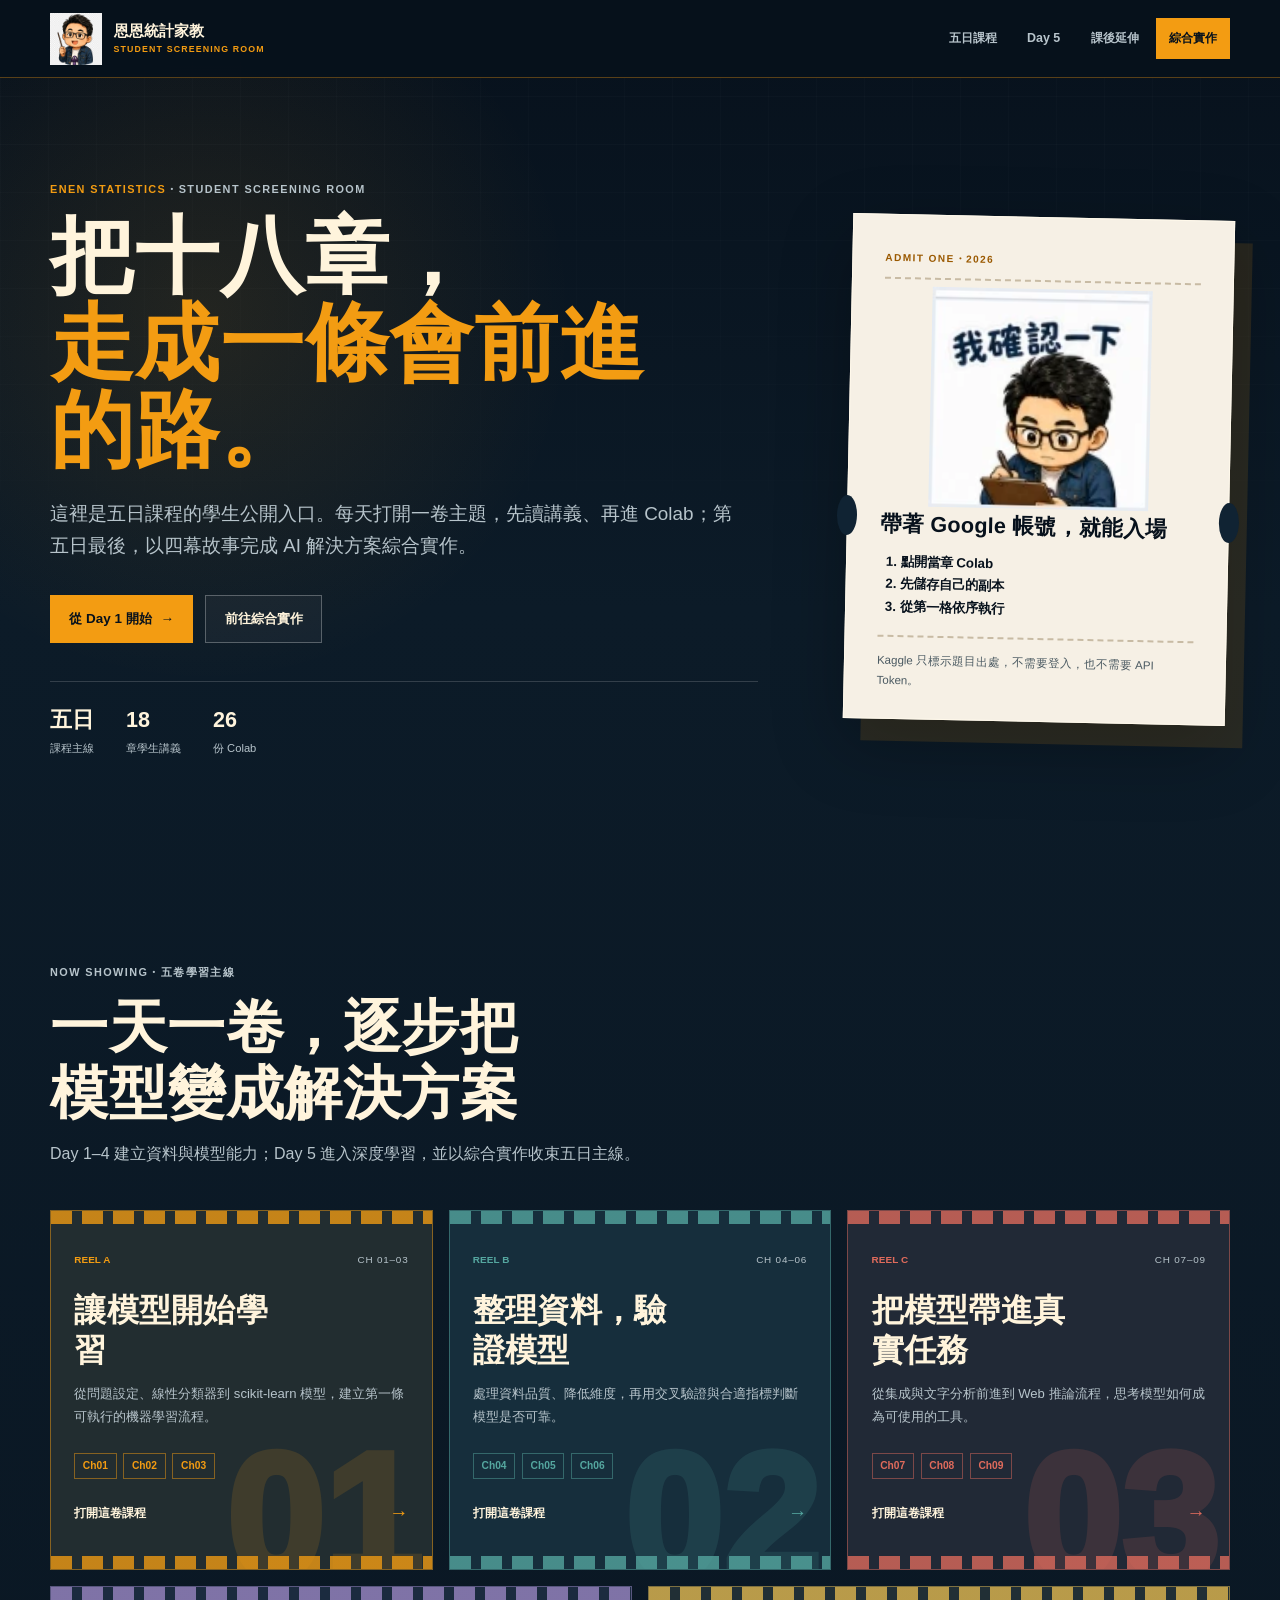
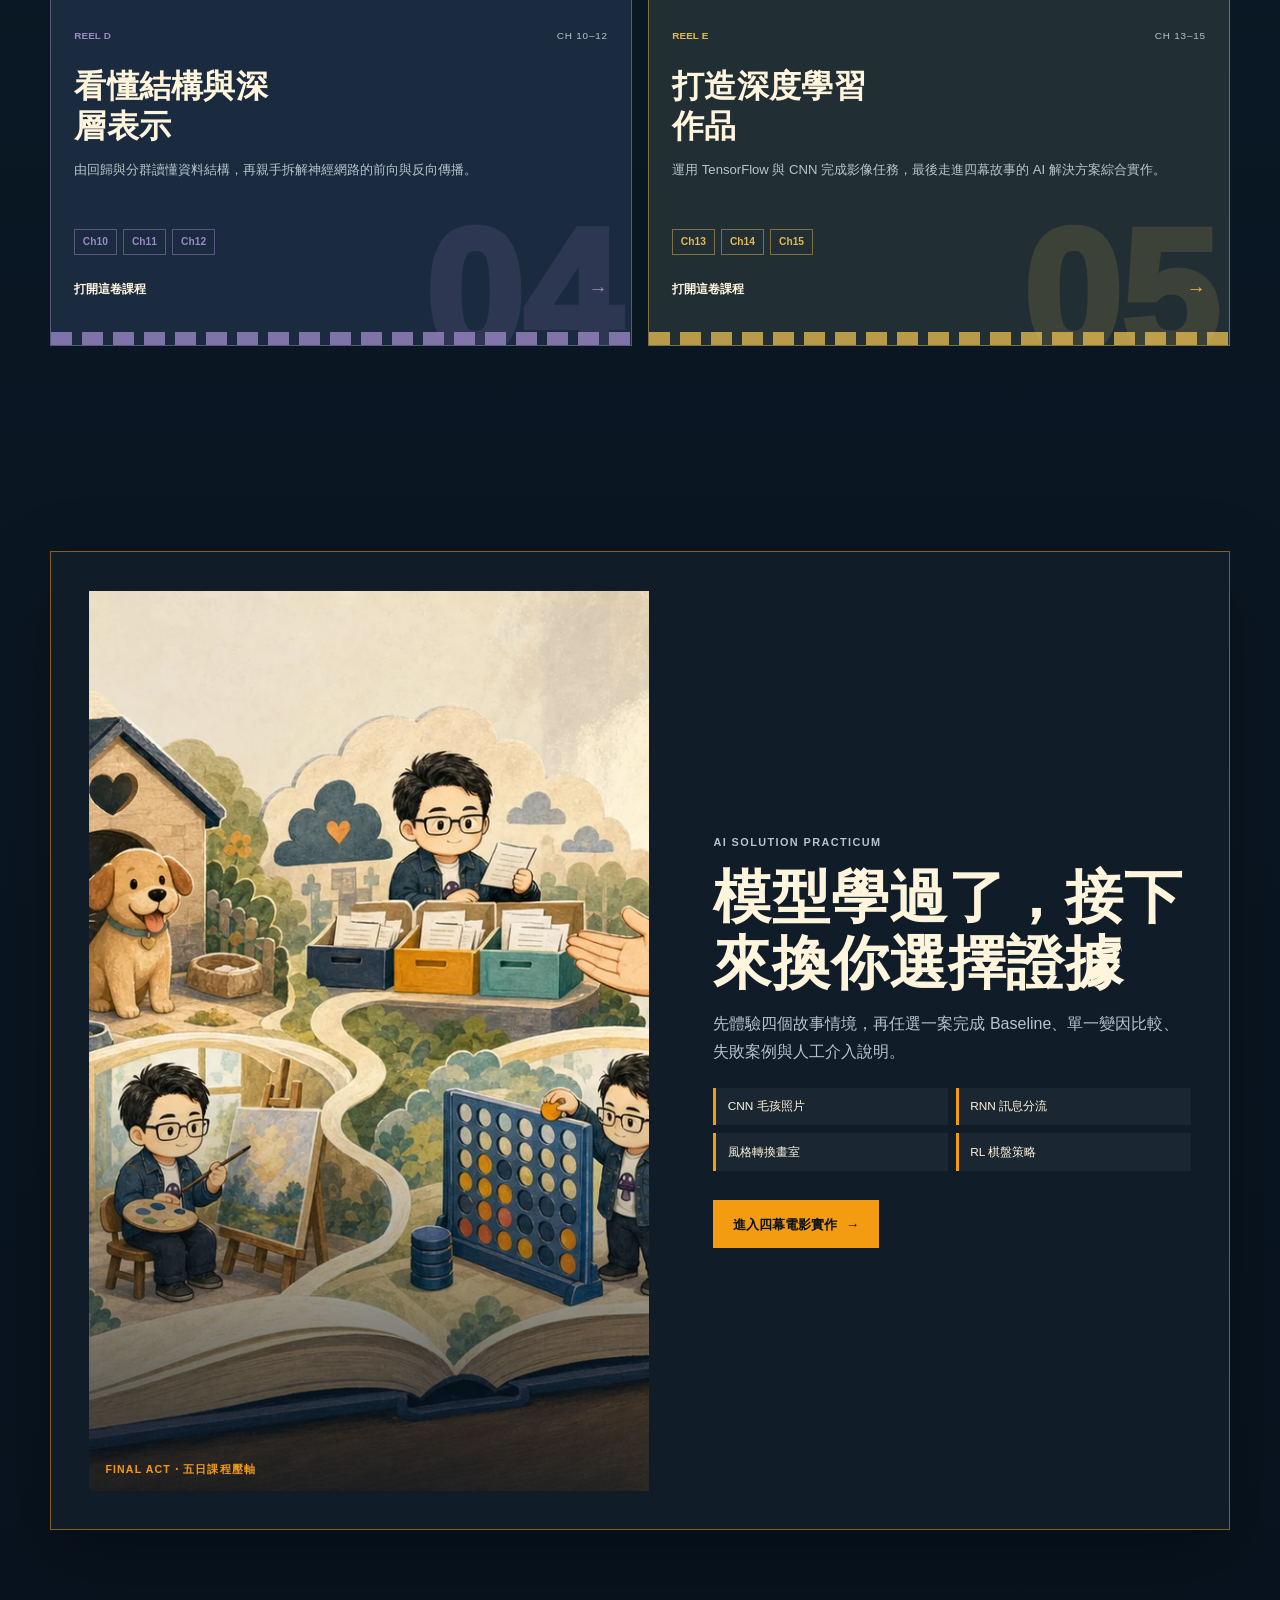
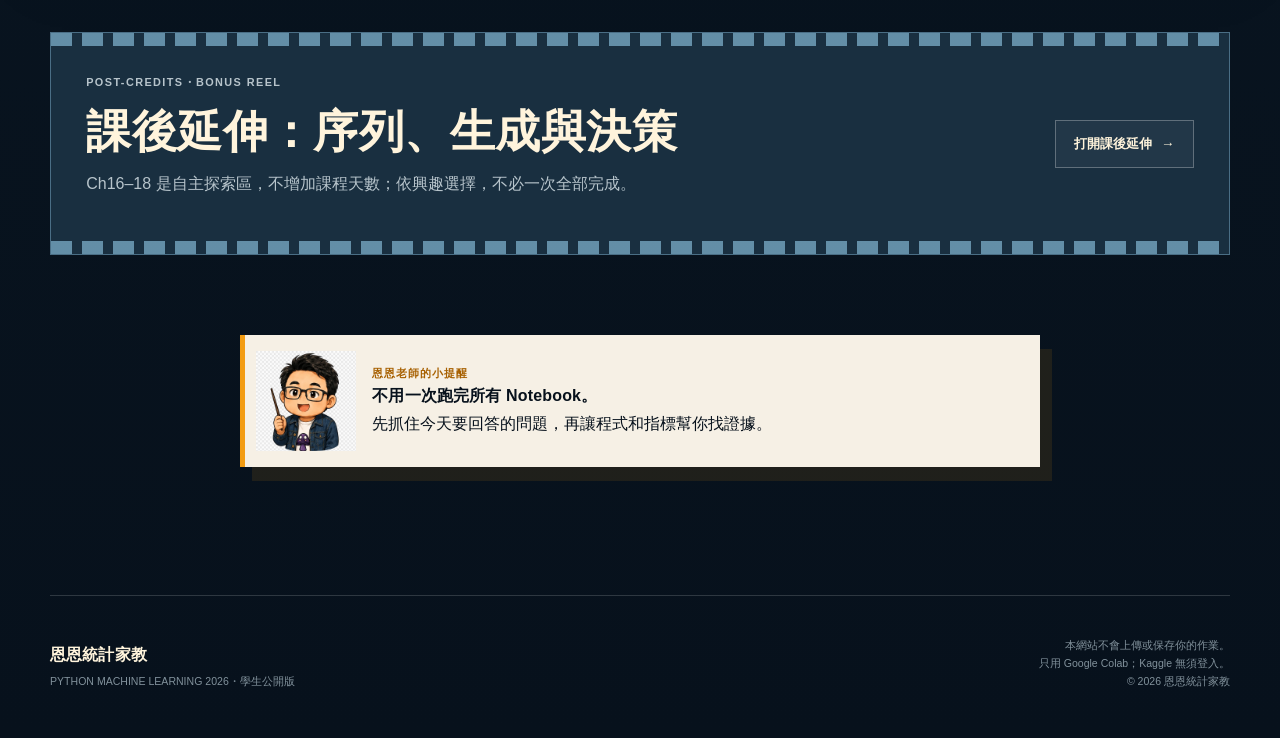
<file: docs/index.html>
<!doctype html>
<html lang="zh-Hant">
<head>
  <meta charset="utf-8">
  <meta name="viewport" content="width=device-width, initial-scale=1">
  <meta name="theme-color" content="#07111C">
  <meta name="description" content="恩恩統計家教數據分析暨機器學習應用班 2026 學生公開入口：五日課程、18 章講義、26 份 Colab 與 AI 解決方案綜合實作。">
  <title>五日課程學生入口｜恩恩統計家教</title>
  <link rel="icon" href="data:image/svg+xml,%3Csvg xmlns='http://www.w3.org/2000/svg' viewBox='0 0 64 64'%3E%3Crect width='64' height='64' rx='18' fill='%232C3E50'/%3E%3Ccircle cx='32' cy='31' r='19' fill='%23F39C12'/%3E%3Cpath d='M21 34c4 6 18 6 22 0' fill='none' stroke='%232C3E50' stroke-width='4' stroke-linecap='round'/%3E%3Ccircle cx='25' cy='27' r='2.5' fill='%232C3E50'/%3E%3Ccircle cx='39' cy='27' r='2.5' fill='%232C3E50'/%3E%3C/svg%3E">
  <link rel="stylesheet" href="assets/course-portal.css">
  <script defer src="assets/course-portal.js"></script>
</head>
<body data-page="home" data-site-root="" data-catalog-url="assets/course-catalog.json">
  <a class="skip-link" href="#portal-content">跳到主要內容</a>
  <header class="portal-header">
    <a class="portal-brand" href="./" aria-label="恩恩統計家教五日課程首頁">
      <img src="assets/brand/enen-teacher.webp" alt="" width="52" height="52">
      <span><strong>恩恩統計家教</strong><small>STUDENT SCREENING ROOM</small></span>
    </a>
    <nav class="portal-nav" aria-label="學生課程導覽">
      <a href="#five-days">五日課程</a>
      <a href="day-5/">Day 5</a>
      <a href="extension/">課後延伸</a>
      <a href="practicum/">綜合實作</a>
    </nav>
  </header>
  <main class="portal-main" id="portal-content" data-testid="portal-page" aria-busy="true">
    <div class="portal-loading" role="status"><span>正在打開學生課程大廳…</span></div>
  </main>
  <footer class="portal-footer">
    <div><strong>恩恩統計家教</strong><p>PYTHON MACHINE LEARNING 2026・學生公開版</p></div>
    <p>本網站不會上傳或保存你的作業。<br>只用 Google Colab；Kaggle 無須登入。<br>© <span id="current-year">2026</span> 恩恩統計家教</p>
  </footer>
  <noscript><div class="portal-error"><h1>請啟用 JavaScript</h1><p>課程頁需要 JavaScript 讀取公開的課程目錄。</p></div></noscript>
</body>
</html>
</file>
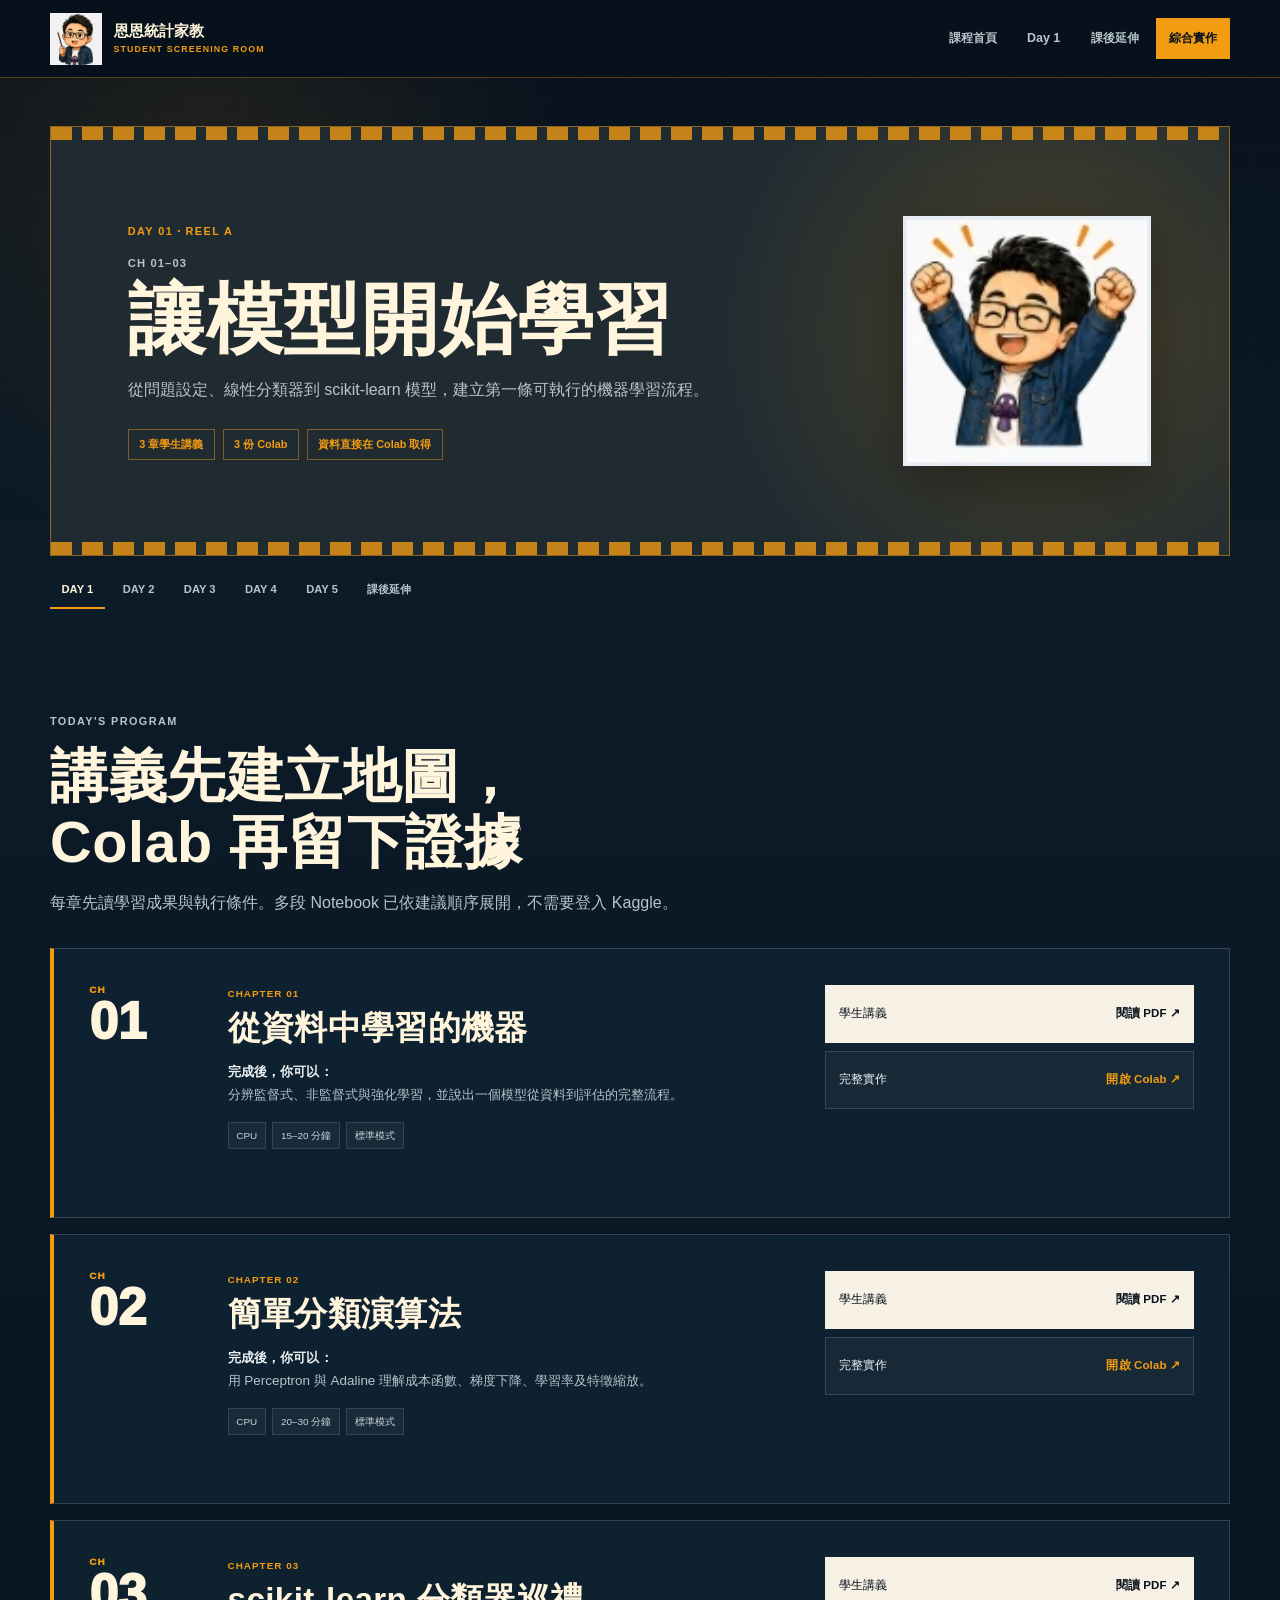
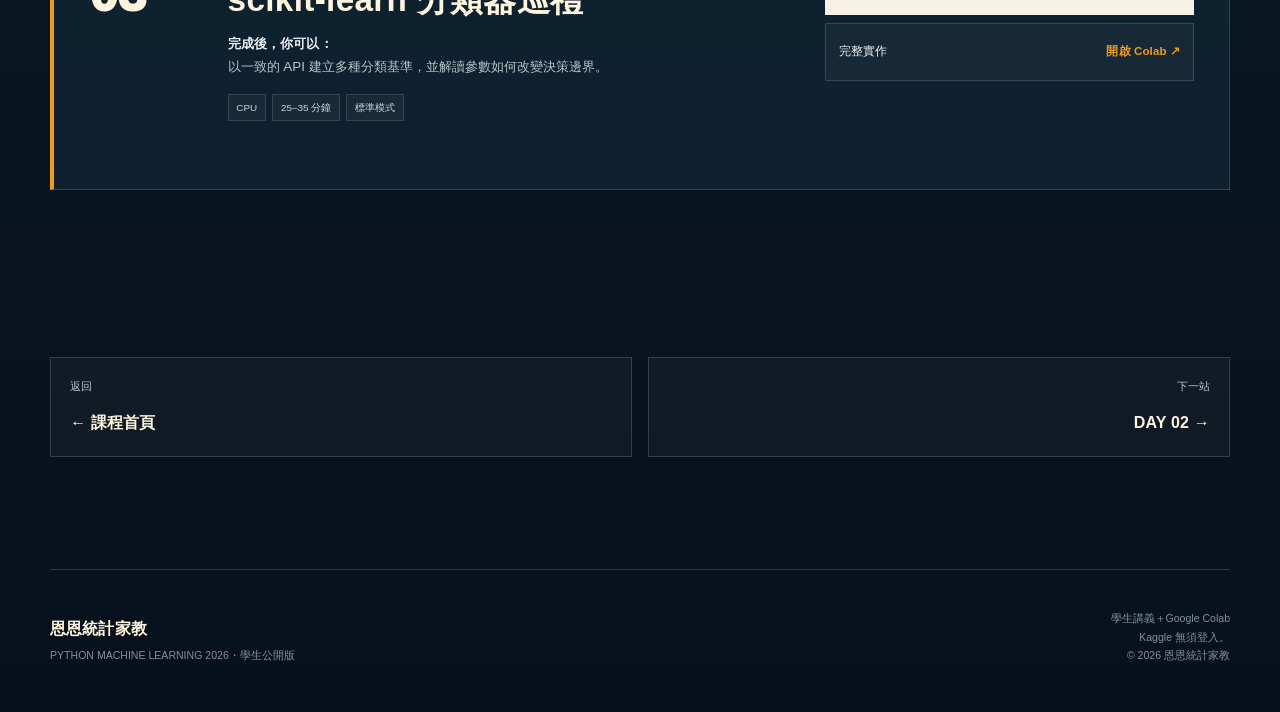
<file: docs/day-1/index.html>
<!doctype html>
<html lang="zh-Hant">
<head>
  <meta charset="utf-8"><meta name="viewport" content="width=device-width, initial-scale=1"><meta name="theme-color" content="#07111C">
  <meta name="description" content="Day 1 學生講義與 Colab：從資料中學習的機器、簡單分類演算法、scikit-learn 分類器。">
  <title>Day 1・讓模型開始學習｜恩恩統計家教</title>
  <link rel="stylesheet" href="../assets/course-portal.css"><script defer src="../assets/course-portal.js"></script>
</head>
<body data-page="day-1" data-site-root="../" data-catalog-url="../assets/course-catalog.json">
  <a class="skip-link" href="#portal-content">跳到主要內容</a>
  <header class="portal-header">
    <a class="portal-brand" href="../" aria-label="返回五日課程首頁"><img src="../assets/brand/enen-teacher.webp" alt="" width="52" height="52"><span><strong>恩恩統計家教</strong><small>STUDENT SCREENING ROOM</small></span></a>
    <nav class="portal-nav" aria-label="學生課程導覽"><a href="../">課程首頁</a><a href="../day-1/" aria-current="page">Day 1</a><a href="../extension/">課後延伸</a><a href="../practicum/">綜合實作</a></nav>
  </header>
  <main class="portal-main" id="portal-content" data-testid="portal-page" aria-busy="true"><div class="portal-loading" role="status"><span>正在打開 Day 1…</span></div></main>
  <footer class="portal-footer"><div><strong>恩恩統計家教</strong><p>PYTHON MACHINE LEARNING 2026・學生公開版</p></div><p>學生講義＋Google Colab<br>Kaggle 無須登入。<br>© <span id="current-year">2026</span> 恩恩統計家教</p></footer>
  <noscript><div class="portal-error"><h1>請啟用 JavaScript</h1><p>課程頁需要 JavaScript 讀取公開的課程目錄。</p></div></noscript>
</body>
</html>
</file>
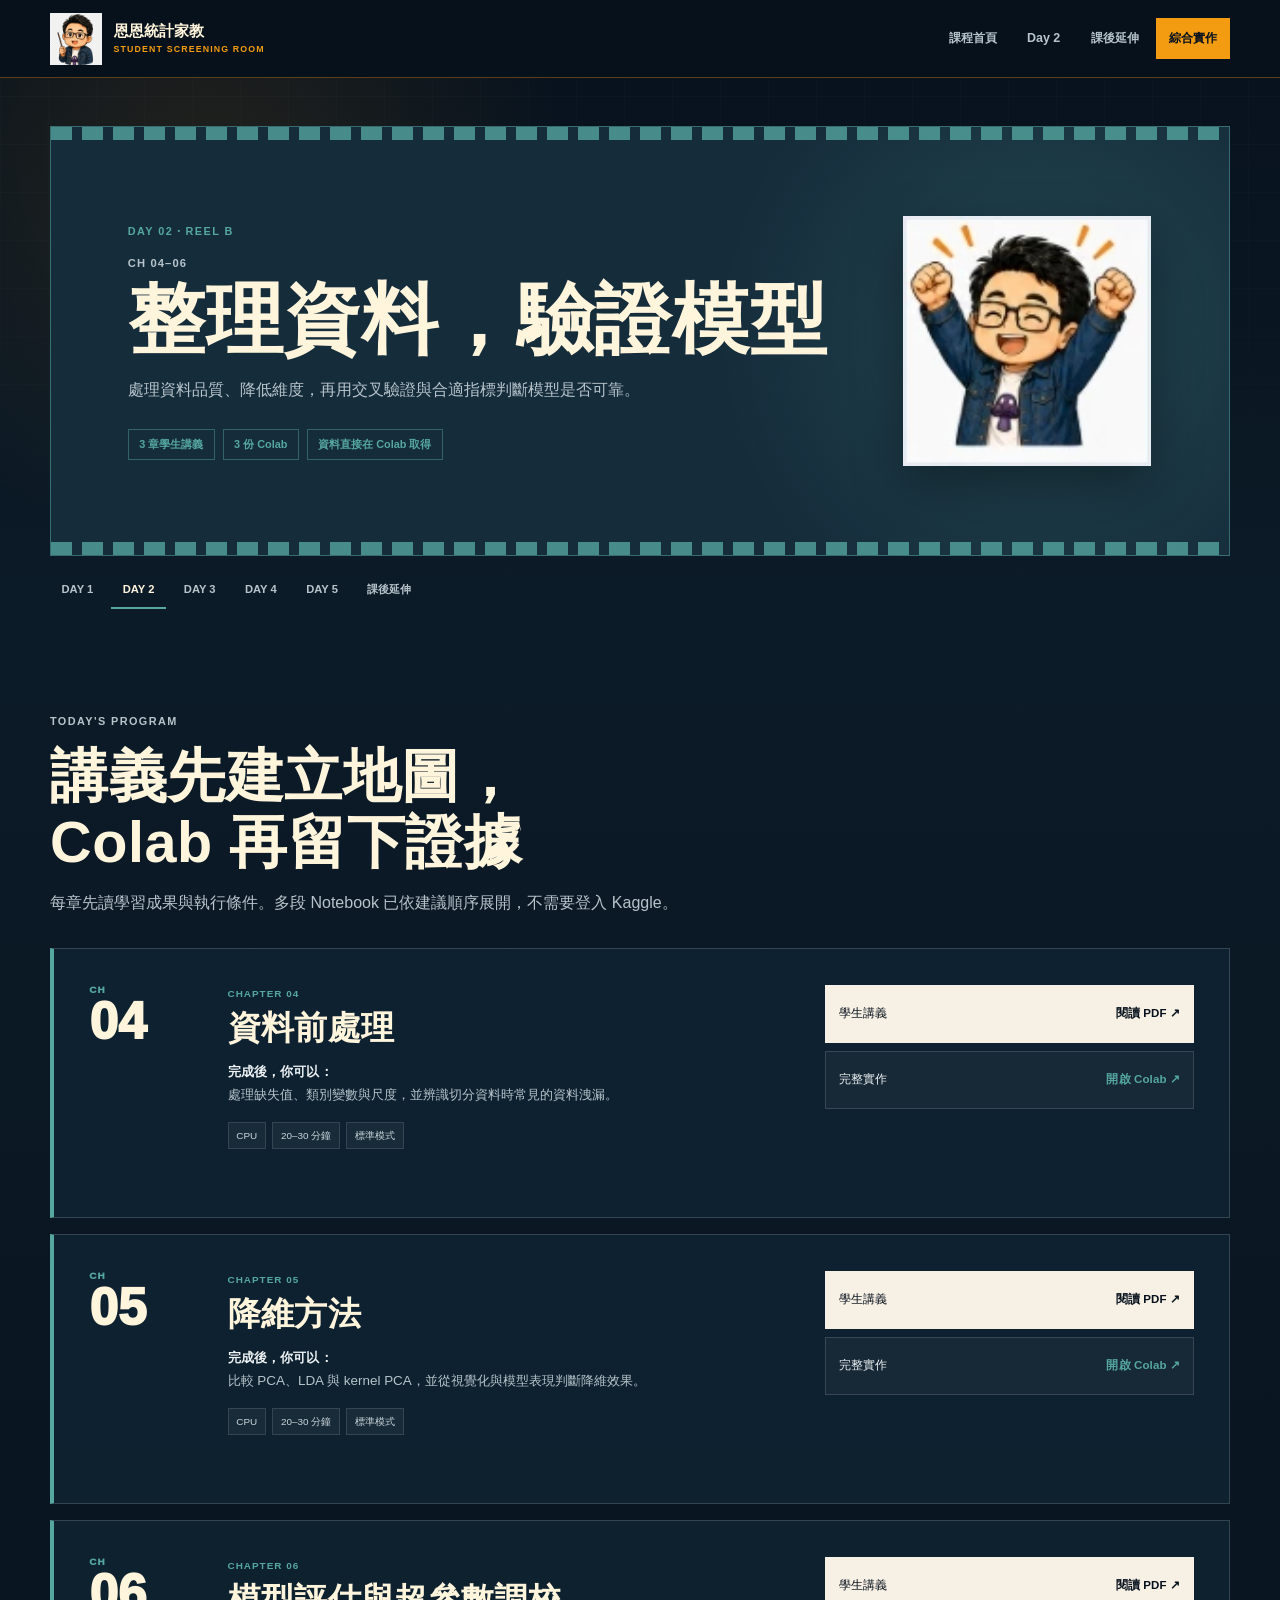
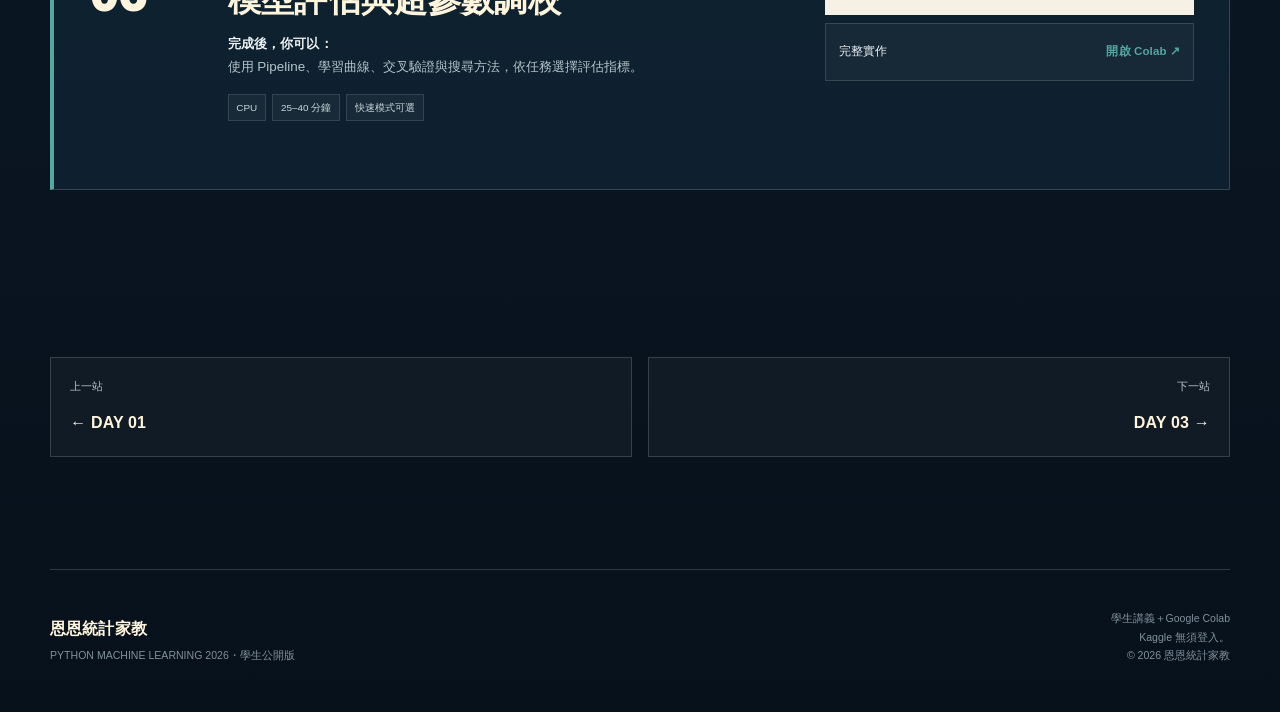
<file: docs/day-2/index.html>
<!doctype html>
<html lang="zh-Hant">
<head>
  <meta charset="utf-8"><meta name="viewport" content="width=device-width, initial-scale=1"><meta name="theme-color" content="#07111C">
  <meta name="description" content="Day 2 學生講義與 Colab：資料前處理、降維、模型評估與超參數調校。">
  <title>Day 2・整理資料，驗證模型｜恩恩統計家教</title>
  <link rel="stylesheet" href="../assets/course-portal.css"><script defer src="../assets/course-portal.js"></script>
</head>
<body data-page="day-2" data-site-root="../" data-catalog-url="../assets/course-catalog.json">
  <a class="skip-link" href="#portal-content">跳到主要內容</a>
  <header class="portal-header">
    <a class="portal-brand" href="../" aria-label="返回五日課程首頁"><img src="../assets/brand/enen-teacher.webp" alt="" width="52" height="52"><span><strong>恩恩統計家教</strong><small>STUDENT SCREENING ROOM</small></span></a>
    <nav class="portal-nav" aria-label="學生課程導覽"><a href="../">課程首頁</a><a href="../day-2/" aria-current="page">Day 2</a><a href="../extension/">課後延伸</a><a href="../practicum/">綜合實作</a></nav>
  </header>
  <main class="portal-main" id="portal-content" data-testid="portal-page" aria-busy="true"><div class="portal-loading" role="status"><span>正在打開 Day 2…</span></div></main>
  <footer class="portal-footer"><div><strong>恩恩統計家教</strong><p>PYTHON MACHINE LEARNING 2026・學生公開版</p></div><p>學生講義＋Google Colab<br>Kaggle 無須登入。<br>© <span id="current-year">2026</span> 恩恩統計家教</p></footer>
  <noscript><div class="portal-error"><h1>請啟用 JavaScript</h1><p>課程頁需要 JavaScript 讀取公開的課程目錄。</p></div></noscript>
</body>
</html>
</file>
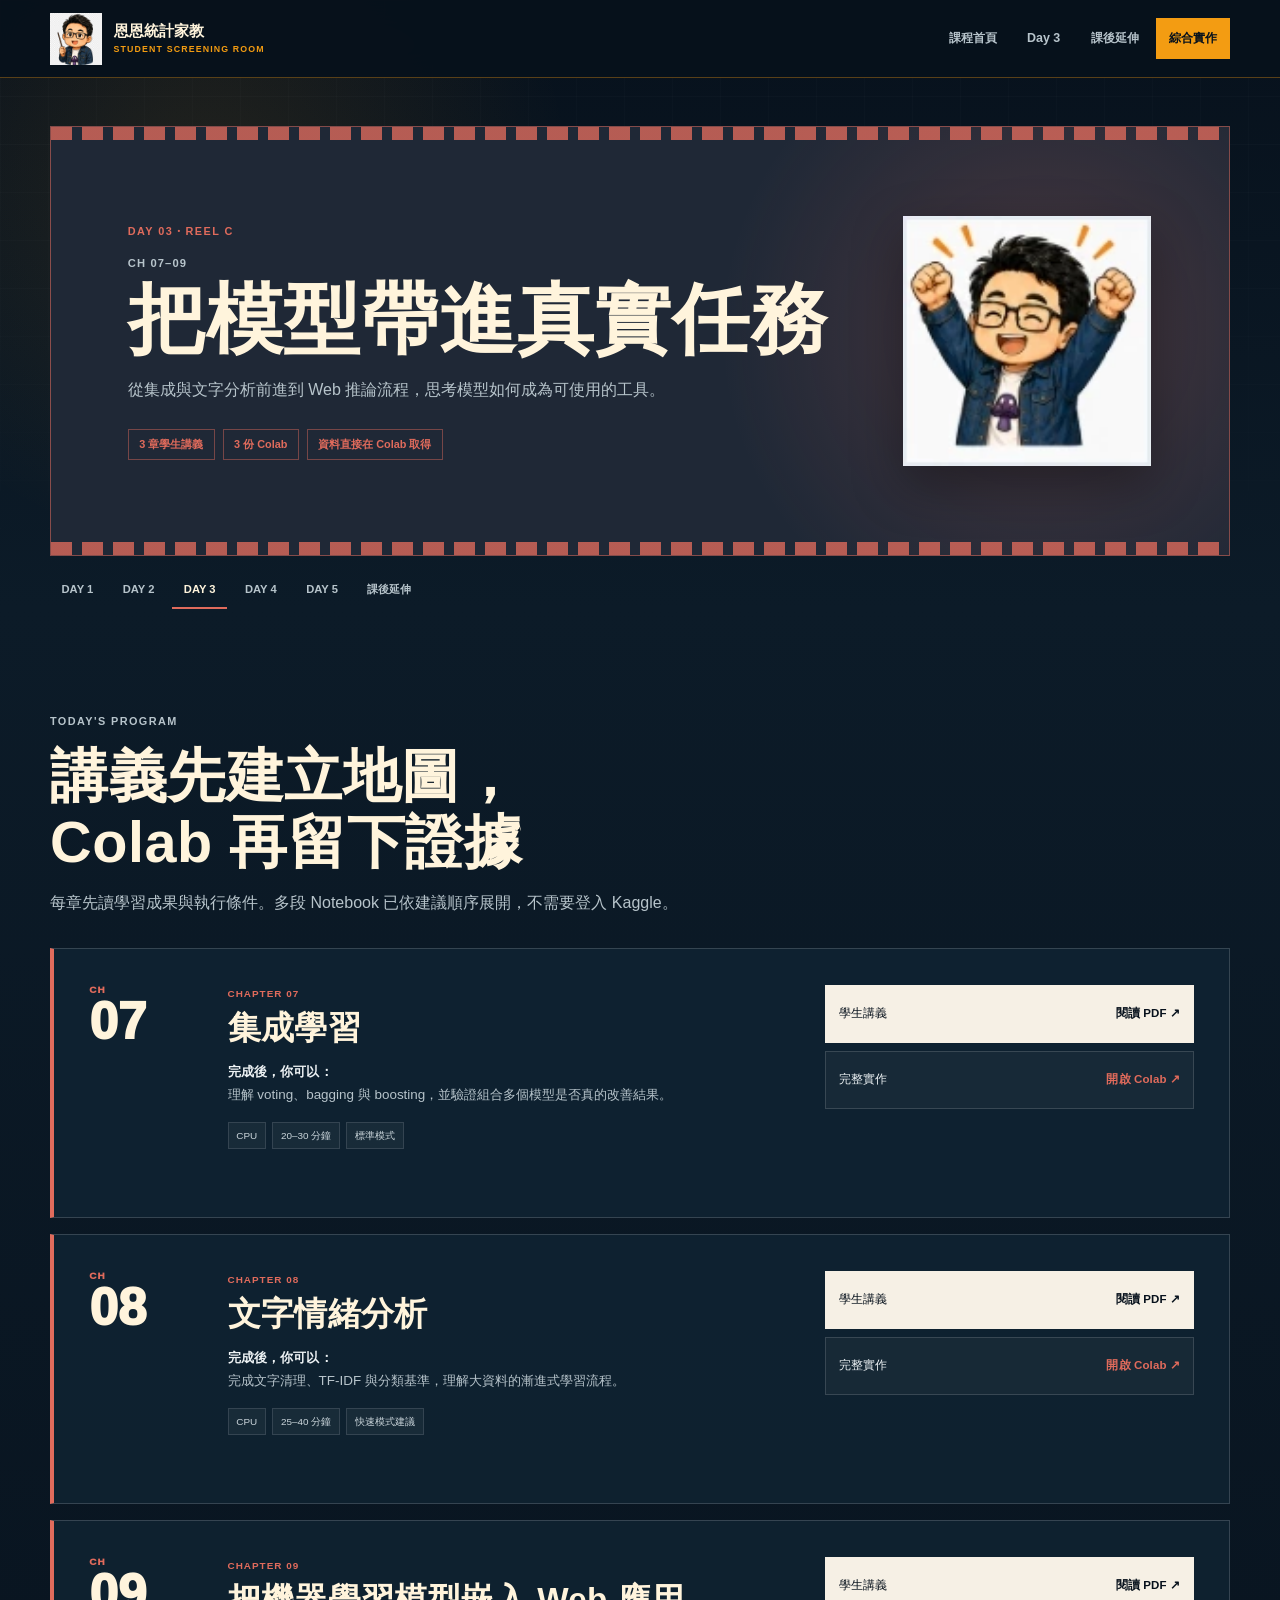
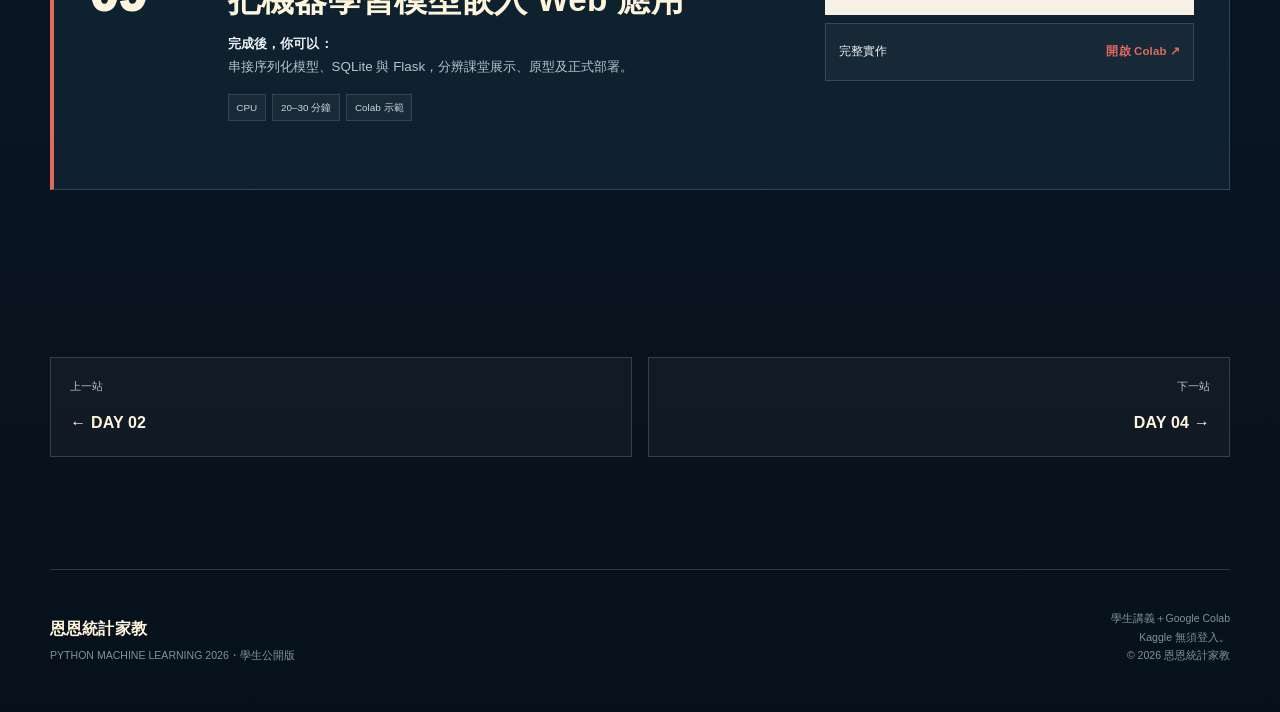
<file: docs/day-3/index.html>
<!doctype html>
<html lang="zh-Hant">
<head>
  <meta charset="utf-8"><meta name="viewport" content="width=device-width, initial-scale=1"><meta name="theme-color" content="#07111C">
  <meta name="description" content="Day 3 學生講義與 Colab：集成學習、文字情緒分析、把模型嵌入 Web 應用。">
  <title>Day 3・把模型帶進真實任務｜恩恩統計家教</title>
  <link rel="stylesheet" href="../assets/course-portal.css"><script defer src="../assets/course-portal.js"></script>
</head>
<body data-page="day-3" data-site-root="../" data-catalog-url="../assets/course-catalog.json">
  <a class="skip-link" href="#portal-content">跳到主要內容</a>
  <header class="portal-header">
    <a class="portal-brand" href="../" aria-label="返回五日課程首頁"><img src="../assets/brand/enen-teacher.webp" alt="" width="52" height="52"><span><strong>恩恩統計家教</strong><small>STUDENT SCREENING ROOM</small></span></a>
    <nav class="portal-nav" aria-label="學生課程導覽"><a href="../">課程首頁</a><a href="../day-3/" aria-current="page">Day 3</a><a href="../extension/">課後延伸</a><a href="../practicum/">綜合實作</a></nav>
  </header>
  <main class="portal-main" id="portal-content" data-testid="portal-page" aria-busy="true"><div class="portal-loading" role="status"><span>正在打開 Day 3…</span></div></main>
  <footer class="portal-footer"><div><strong>恩恩統計家教</strong><p>PYTHON MACHINE LEARNING 2026・學生公開版</p></div><p>學生講義＋Google Colab<br>Kaggle 無須登入。<br>© <span id="current-year">2026</span> 恩恩統計家教</p></footer>
  <noscript><div class="portal-error"><h1>請啟用 JavaScript</h1><p>課程頁需要 JavaScript 讀取公開的課程目錄。</p></div></noscript>
</body>
</html>
</file>
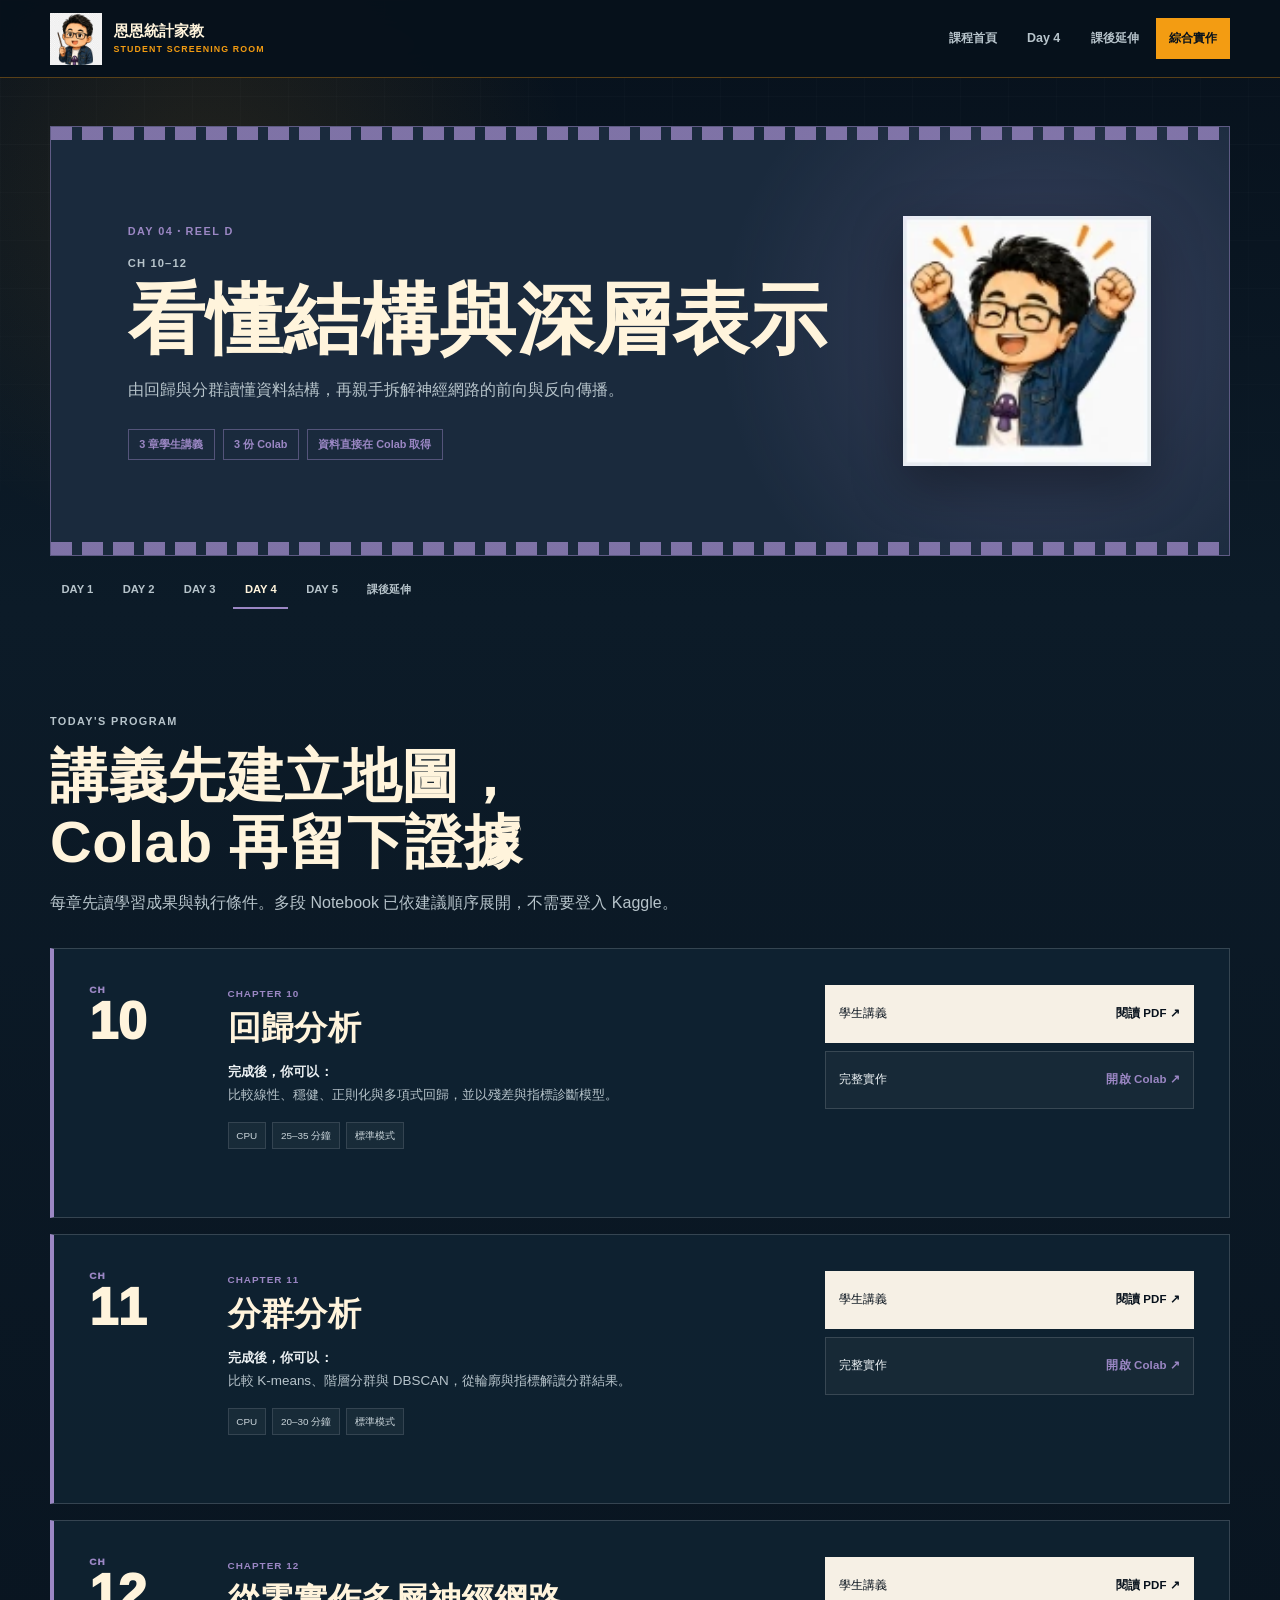
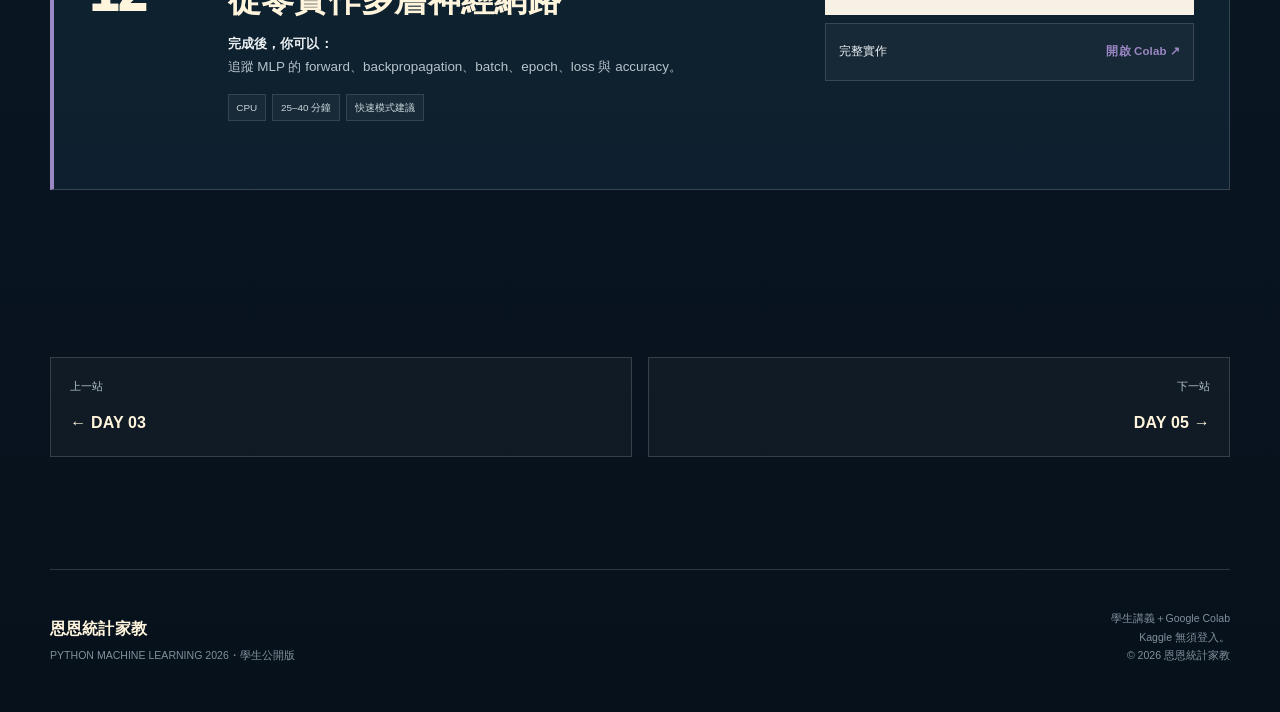
<file: docs/day-4/index.html>
<!doctype html>
<html lang="zh-Hant">
<head>
  <meta charset="utf-8"><meta name="viewport" content="width=device-width, initial-scale=1"><meta name="theme-color" content="#07111C">
  <meta name="description" content="Day 4 學生講義與 Colab：回歸分析、分群分析、從零實作多層神經網路。"><title>Day 4・看懂結構與深層表示｜恩恩統計家教</title>
  <link rel="stylesheet" href="../assets/course-portal.css"><script defer src="../assets/course-portal.js"></script>
</head>
<body data-page="day-4" data-site-root="../" data-catalog-url="../assets/course-catalog.json">
  <a class="skip-link" href="#portal-content">跳到主要內容</a>
  <header class="portal-header"><a class="portal-brand" href="../" aria-label="返回五日課程首頁"><img src="../assets/brand/enen-teacher.webp" alt="" width="52" height="52"><span><strong>恩恩統計家教</strong><small>STUDENT SCREENING ROOM</small></span></a><nav class="portal-nav" aria-label="學生課程導覽"><a href="../">課程首頁</a><a href="../day-4/" aria-current="page">Day 4</a><a href="../extension/">課後延伸</a><a href="../practicum/">綜合實作</a></nav></header>
  <main class="portal-main" id="portal-content" data-testid="portal-page" aria-busy="true"><div class="portal-loading" role="status"><span>正在打開 Day 4…</span></div></main>
  <footer class="portal-footer"><div><strong>恩恩統計家教</strong><p>PYTHON MACHINE LEARNING 2026・學生公開版</p></div><p>學生講義＋Google Colab<br>Kaggle 無須登入。<br>© <span id="current-year">2026</span> 恩恩統計家教</p></footer>
  <noscript><div class="portal-error"><h1>請啟用 JavaScript</h1><p>課程頁需要 JavaScript 讀取公開的課程目錄。</p></div></noscript>
</body>
</html>
</file>
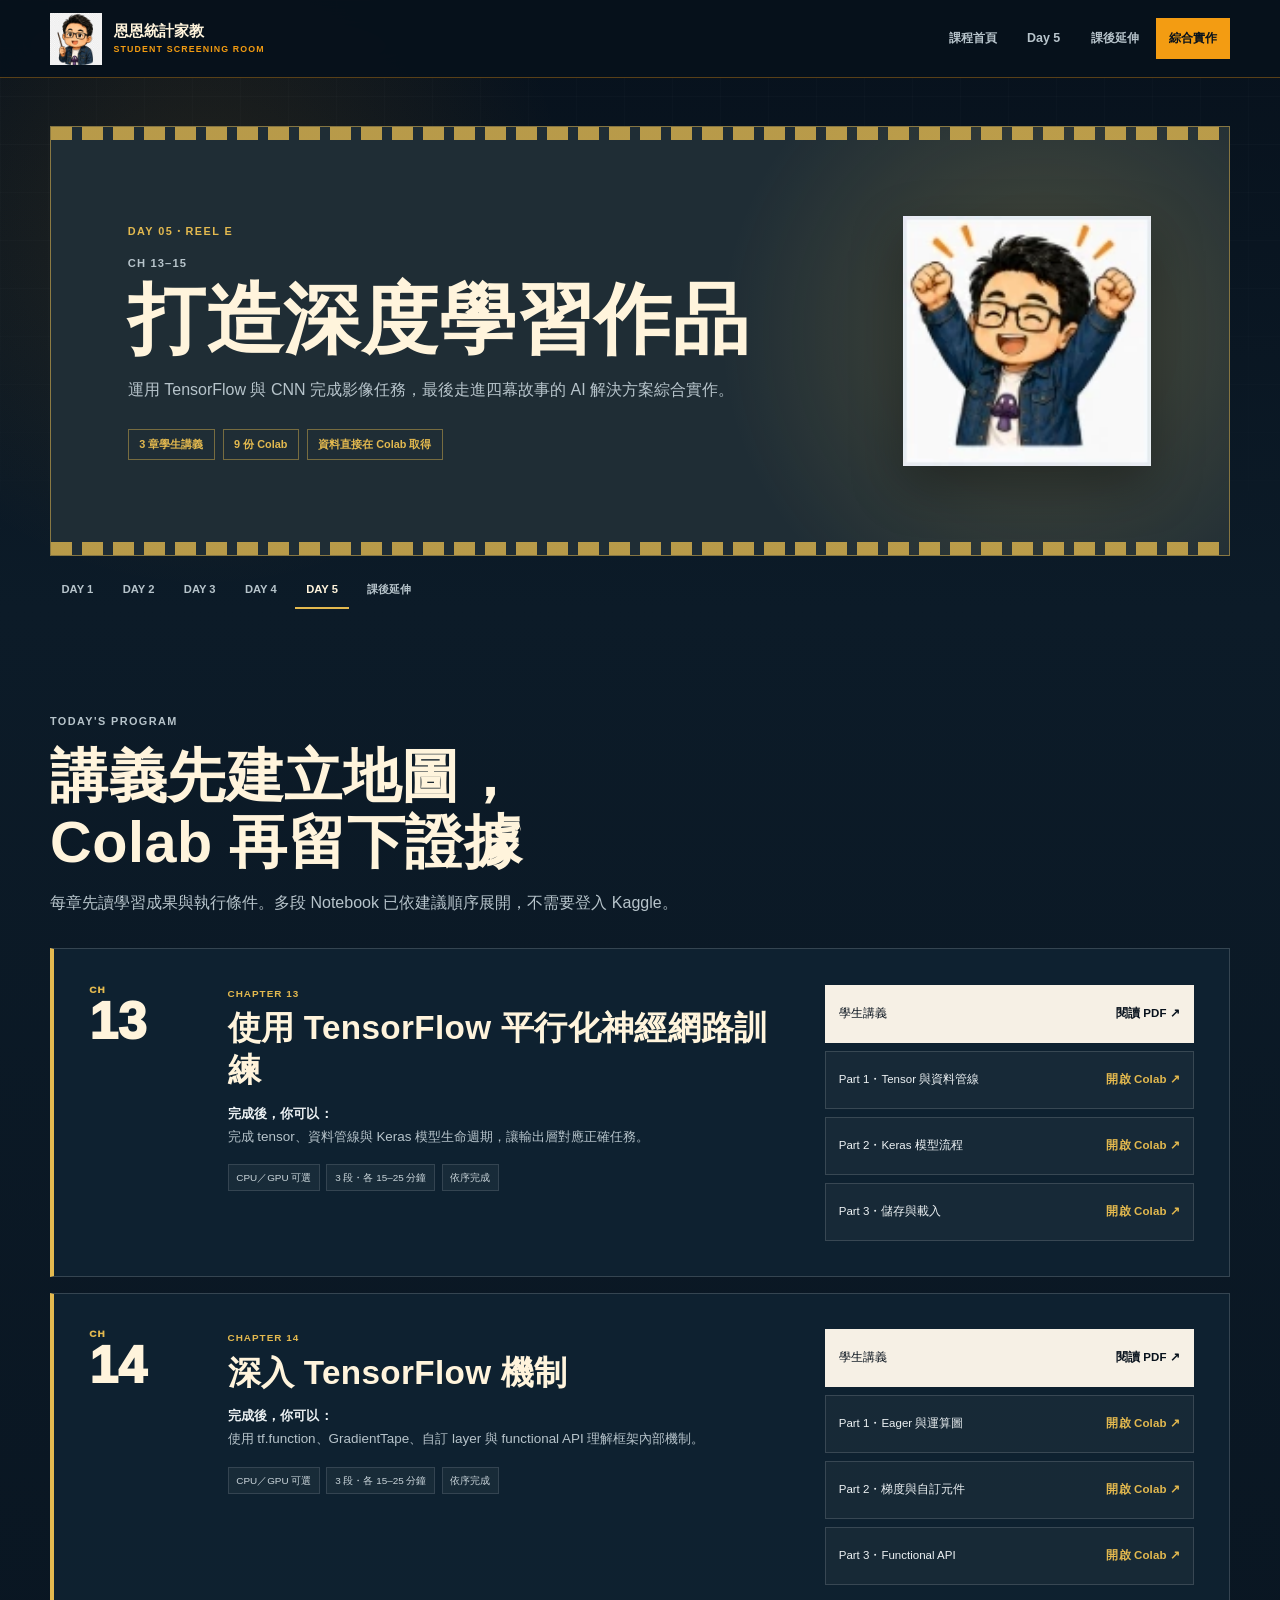
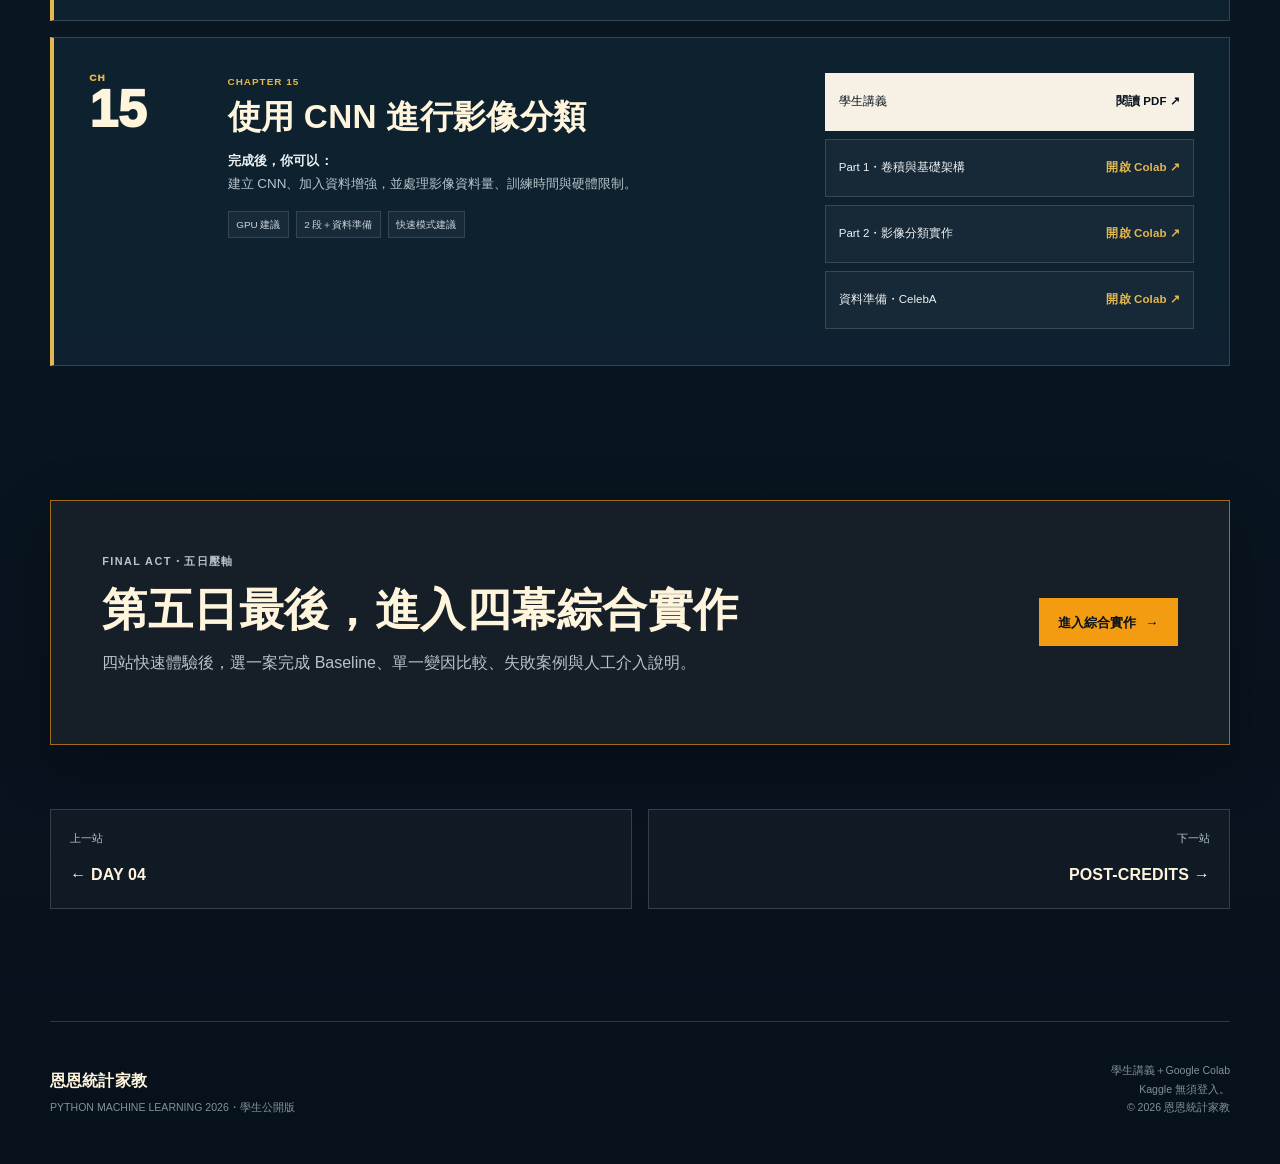
<file: docs/day-5/index.html>
<!doctype html>
<html lang="zh-Hant">
<head>
  <meta charset="utf-8"><meta name="viewport" content="width=device-width, initial-scale=1"><meta name="theme-color" content="#07111C">
  <meta name="description" content="Day 5 學生講義與 Colab：TensorFlow、深入框架機制、CNN 影像分類與 AI 解決方案綜合實作。"><title>Day 5・打造深度學習作品｜恩恩統計家教</title>
  <link rel="stylesheet" href="../assets/course-portal.css"><script defer src="../assets/course-portal.js"></script>
</head>
<body data-page="day-5" data-site-root="../" data-catalog-url="../assets/course-catalog.json">
  <a class="skip-link" href="#portal-content">跳到主要內容</a>
  <header class="portal-header"><a class="portal-brand" href="../" aria-label="返回五日課程首頁"><img src="../assets/brand/enen-teacher.webp" alt="" width="52" height="52"><span><strong>恩恩統計家教</strong><small>STUDENT SCREENING ROOM</small></span></a><nav class="portal-nav" aria-label="學生課程導覽"><a href="../">課程首頁</a><a href="../day-5/" aria-current="page">Day 5</a><a href="../extension/">課後延伸</a><a href="../practicum/">綜合實作</a></nav></header>
  <main class="portal-main" id="portal-content" data-testid="portal-page" aria-busy="true"><div class="portal-loading" role="status"><span>正在打開 Day 5…</span></div></main>
  <footer class="portal-footer"><div><strong>恩恩統計家教</strong><p>PYTHON MACHINE LEARNING 2026・學生公開版</p></div><p>學生講義＋Google Colab<br>Kaggle 無須登入。<br>© <span id="current-year">2026</span> 恩恩統計家教</p></footer>
  <noscript><div class="portal-error"><h1>請啟用 JavaScript</h1><p>課程頁需要 JavaScript 讀取公開的課程目錄。</p></div></noscript>
</body>
</html>
</file>
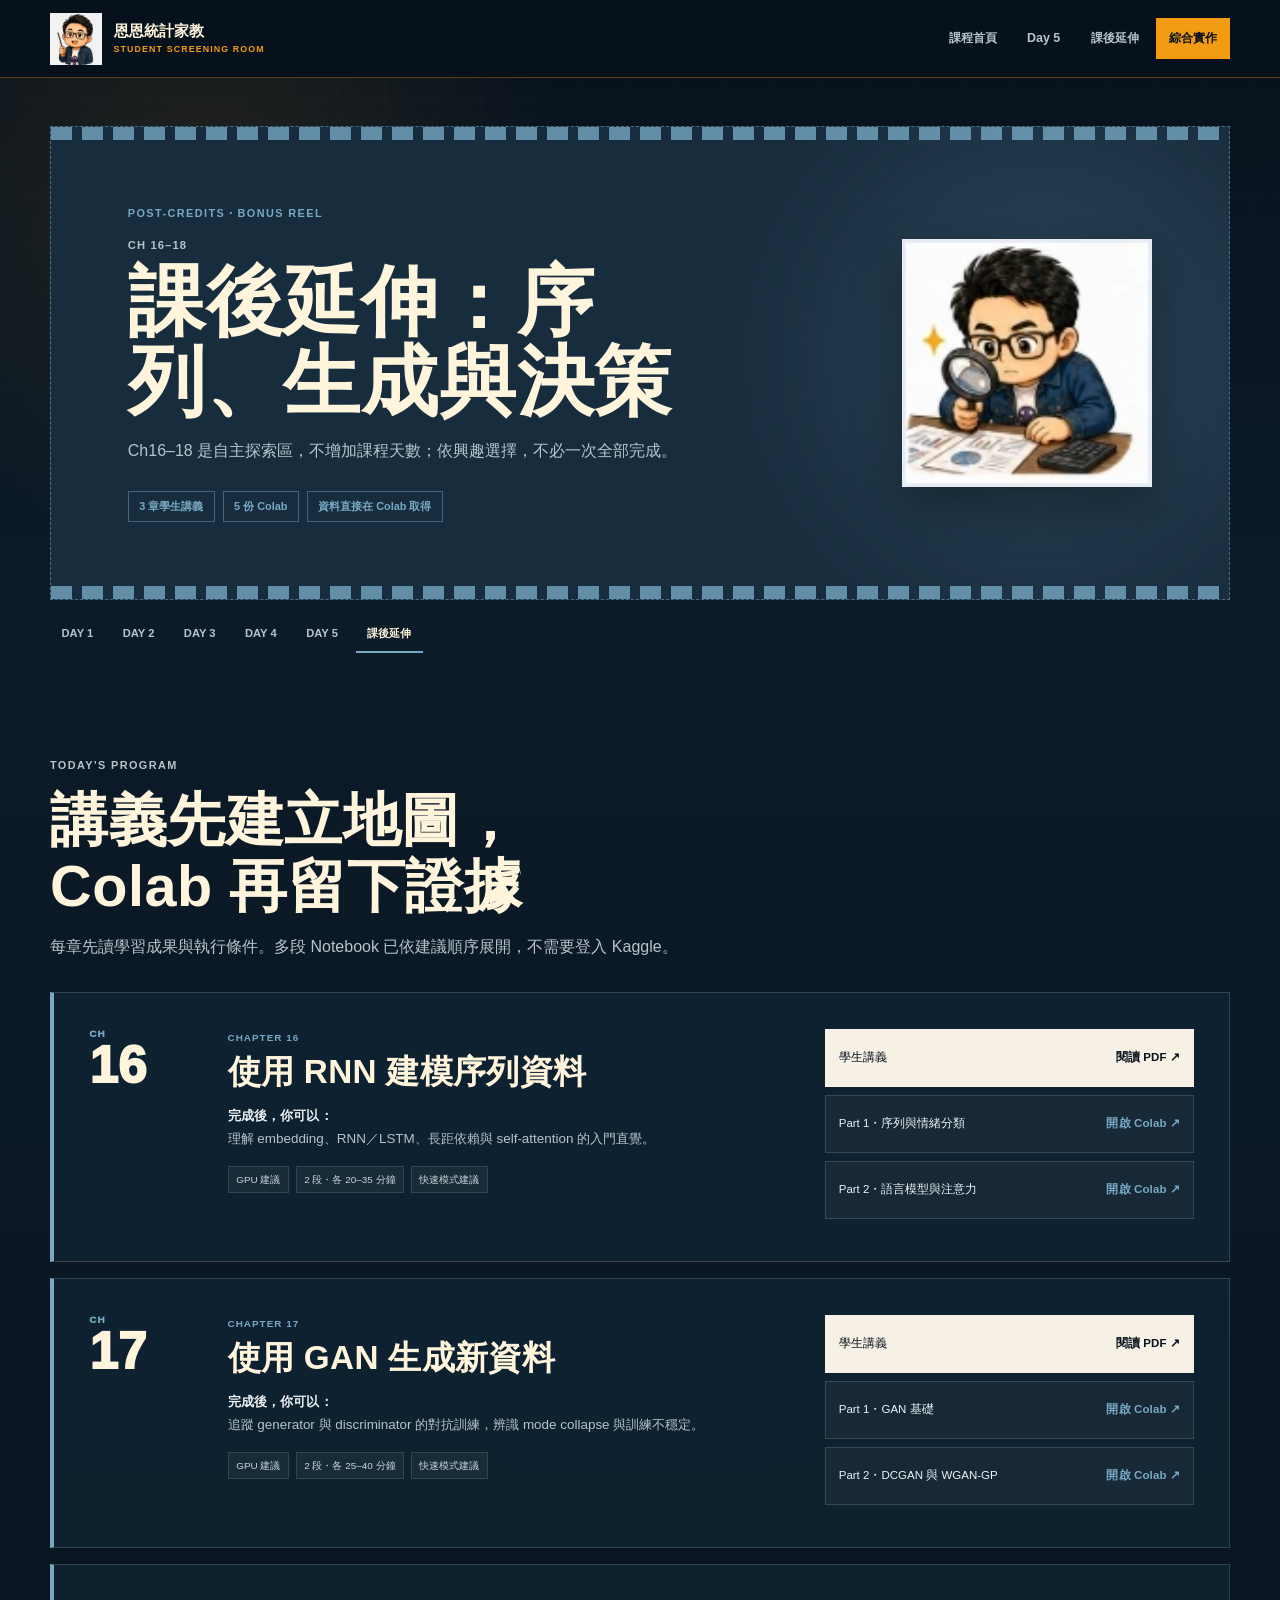
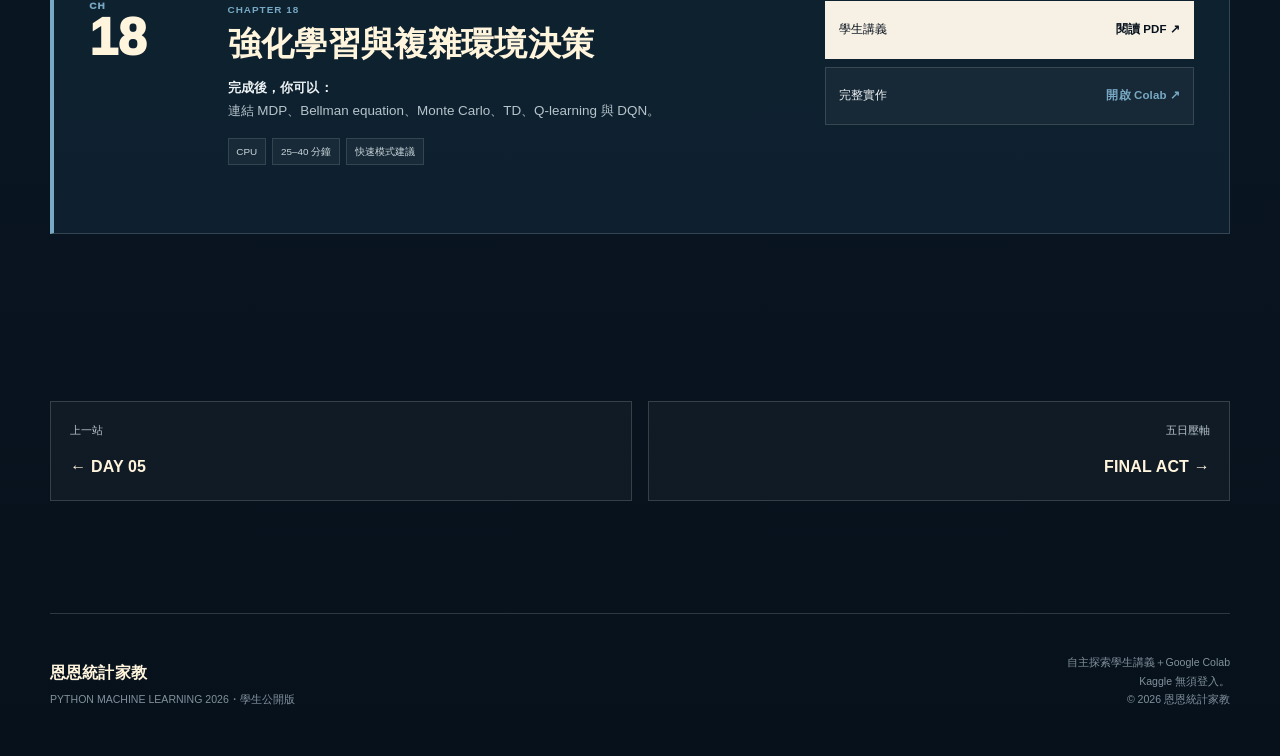
<file: docs/extension/index.html>
<!doctype html>
<html lang="zh-Hant">
<head>
  <meta charset="utf-8"><meta name="viewport" content="width=device-width, initial-scale=1"><meta name="theme-color" content="#07111C">
  <meta name="description" content="課後延伸學生講義與 Colab：RNN 序列資料、GAN 生成模型、強化學習與複雜環境決策。"><title>課後延伸・序列、生成與決策｜恩恩統計家教</title>
  <link rel="stylesheet" href="../assets/course-portal.css"><script defer src="../assets/course-portal.js"></script>
</head>
<body data-page="extension" data-site-root="../" data-catalog-url="../assets/course-catalog.json">
  <a class="skip-link" href="#portal-content">跳到主要內容</a>
  <header class="portal-header"><a class="portal-brand" href="../" aria-label="返回五日課程首頁"><img src="../assets/brand/enen-teacher.webp" alt="" width="52" height="52"><span><strong>恩恩統計家教</strong><small>STUDENT SCREENING ROOM</small></span></a><nav class="portal-nav" aria-label="學生課程導覽"><a href="../">課程首頁</a><a href="../day-5/">Day 5</a><a href="../extension/" aria-current="page">課後延伸</a><a href="../practicum/">綜合實作</a></nav></header>
  <main class="portal-main" id="portal-content" data-testid="portal-page" aria-busy="true"><div class="portal-loading" role="status"><span>正在打開課後延伸…</span></div></main>
  <footer class="portal-footer"><div><strong>恩恩統計家教</strong><p>PYTHON MACHINE LEARNING 2026・學生公開版</p></div><p>自主探索學生講義＋Google Colab<br>Kaggle 無須登入。<br>© <span id="current-year">2026</span> 恩恩統計家教</p></footer>
  <noscript><div class="portal-error"><h1>請啟用 JavaScript</h1><p>課程頁需要 JavaScript 讀取公開的課程目錄。</p></div></noscript>
</body>
</html>
</file>
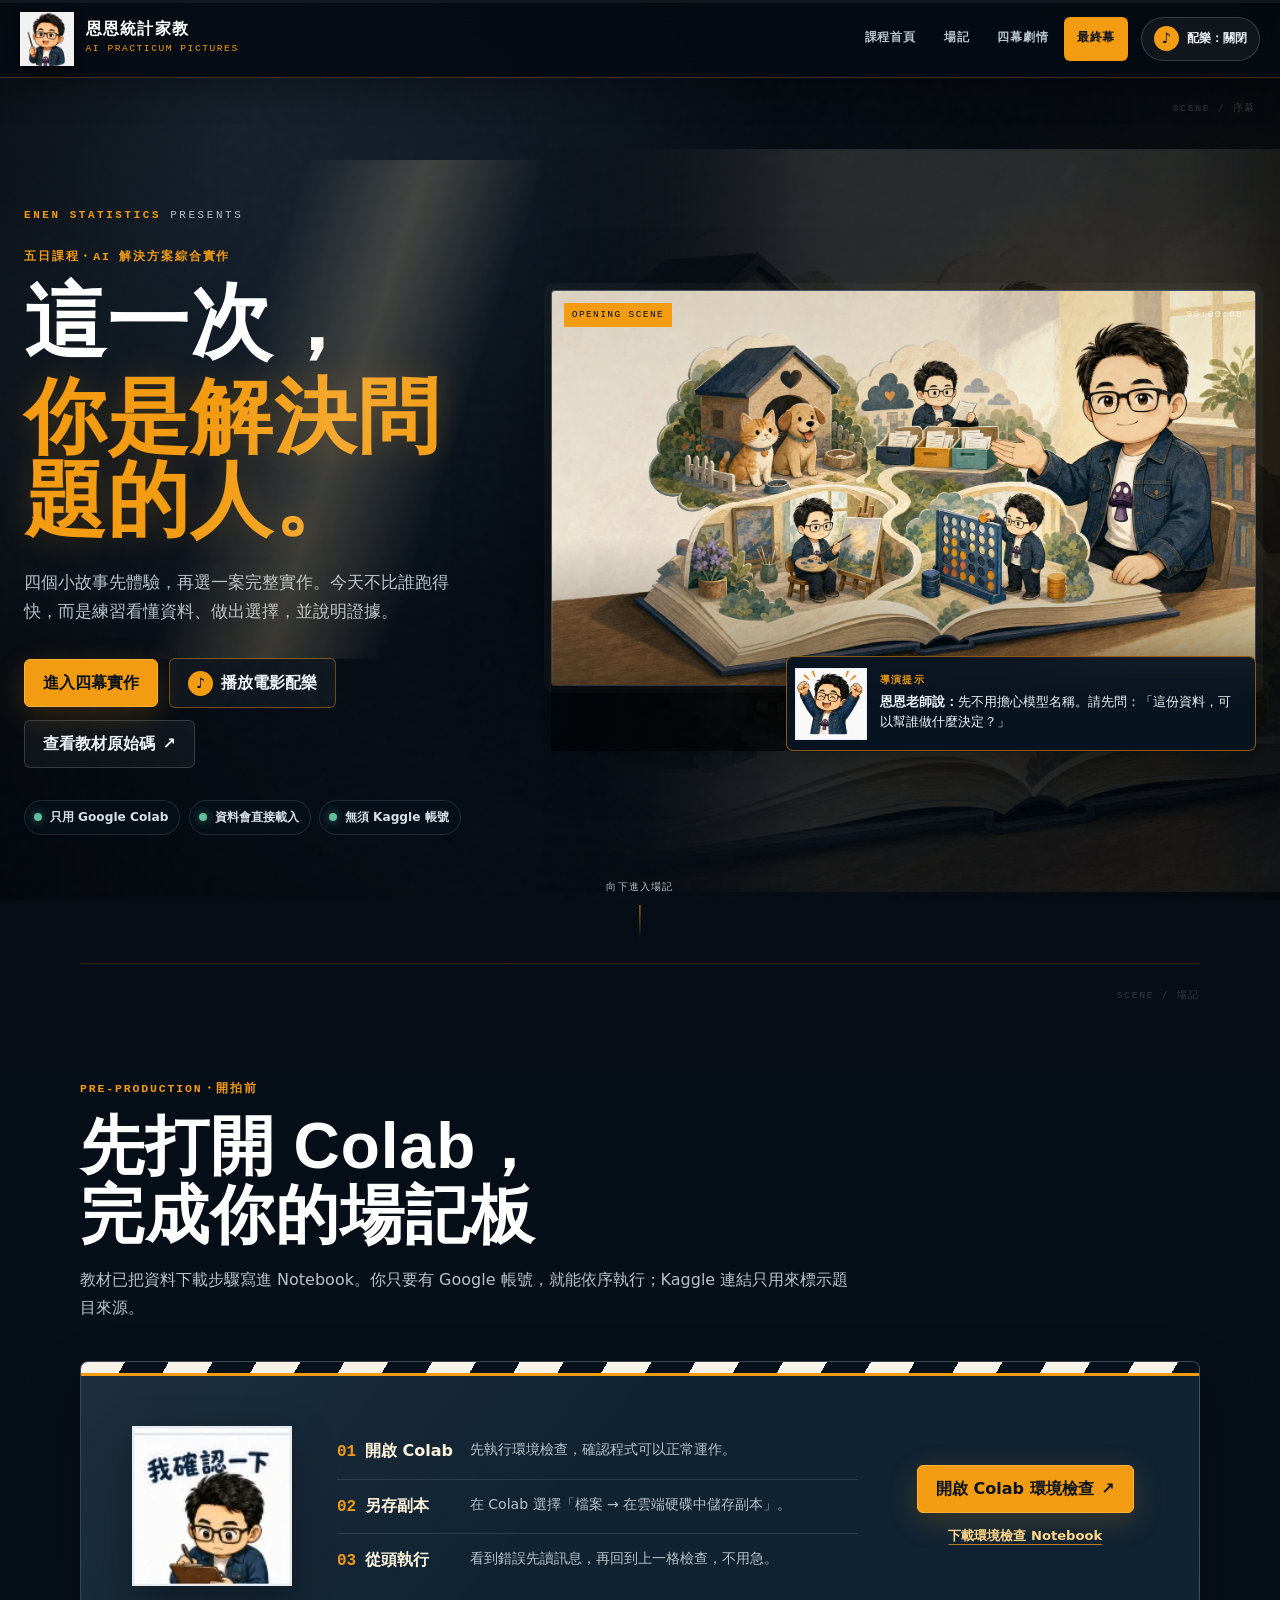
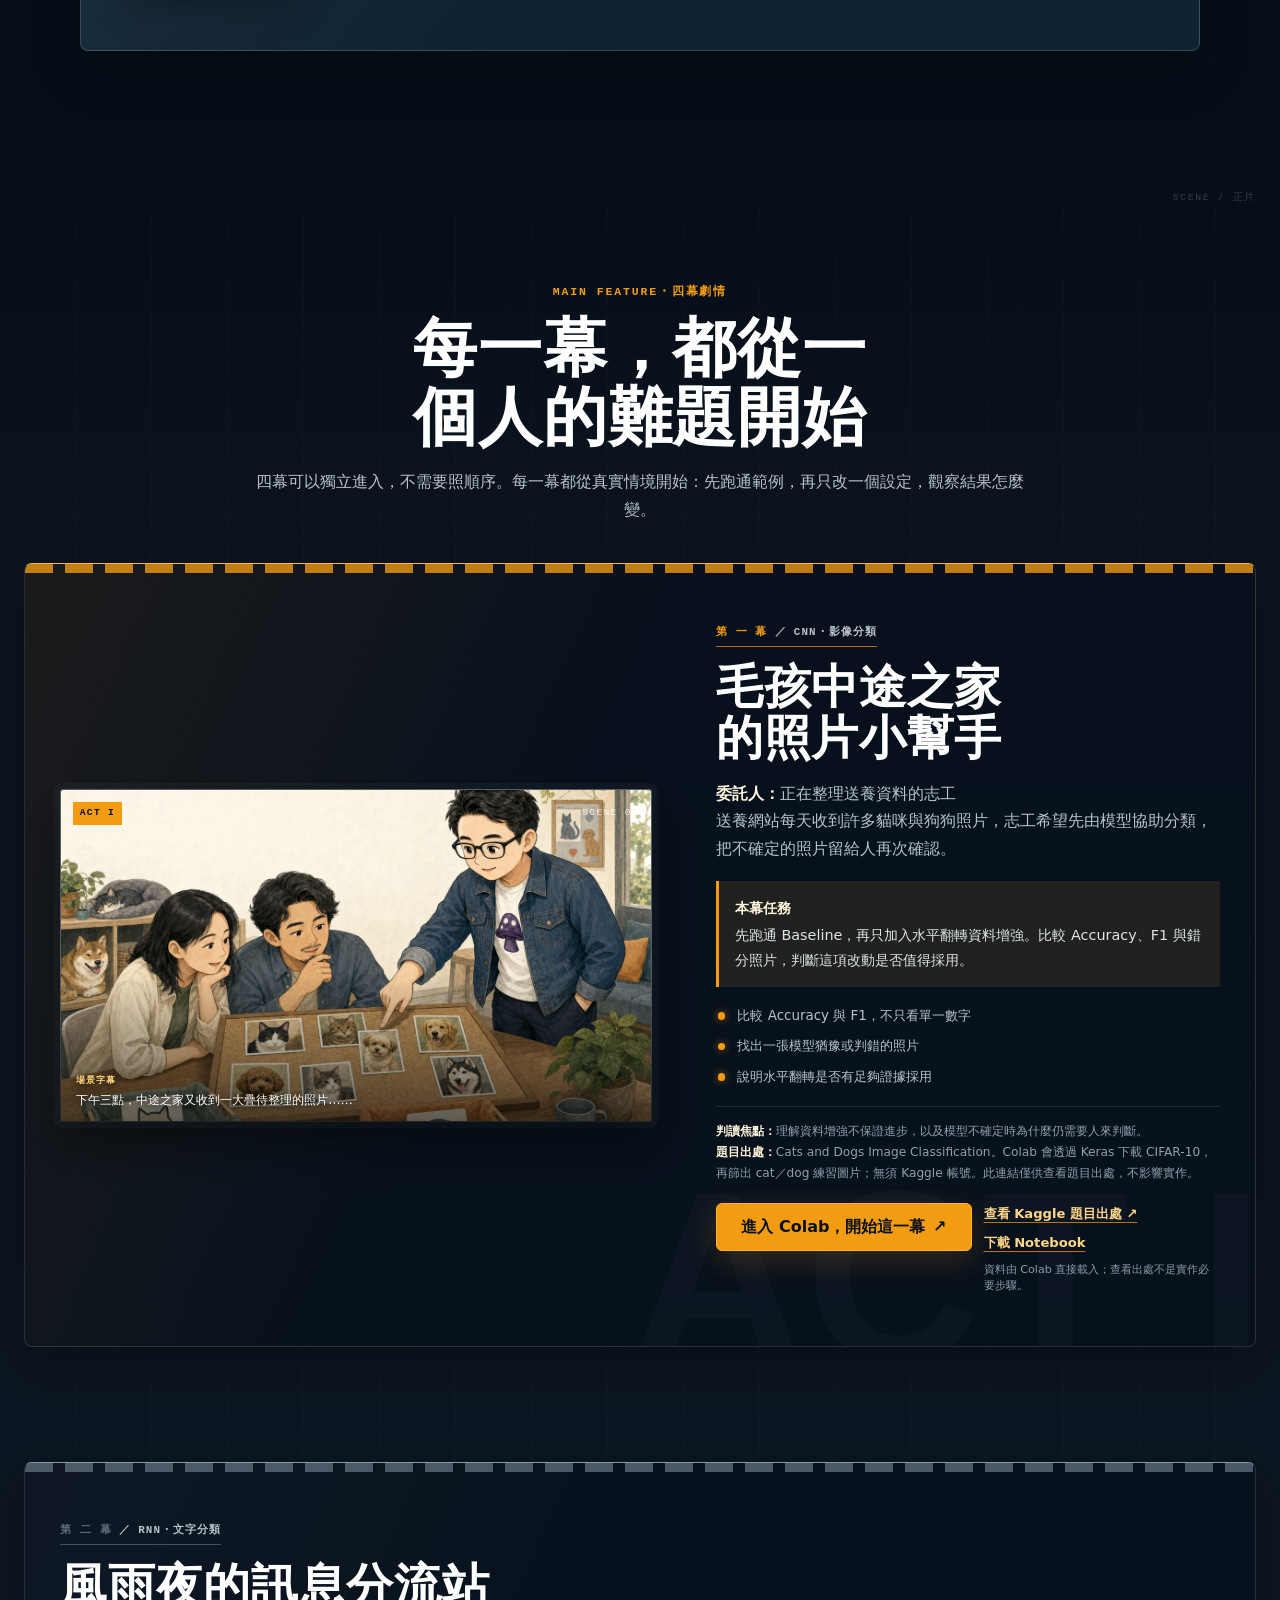
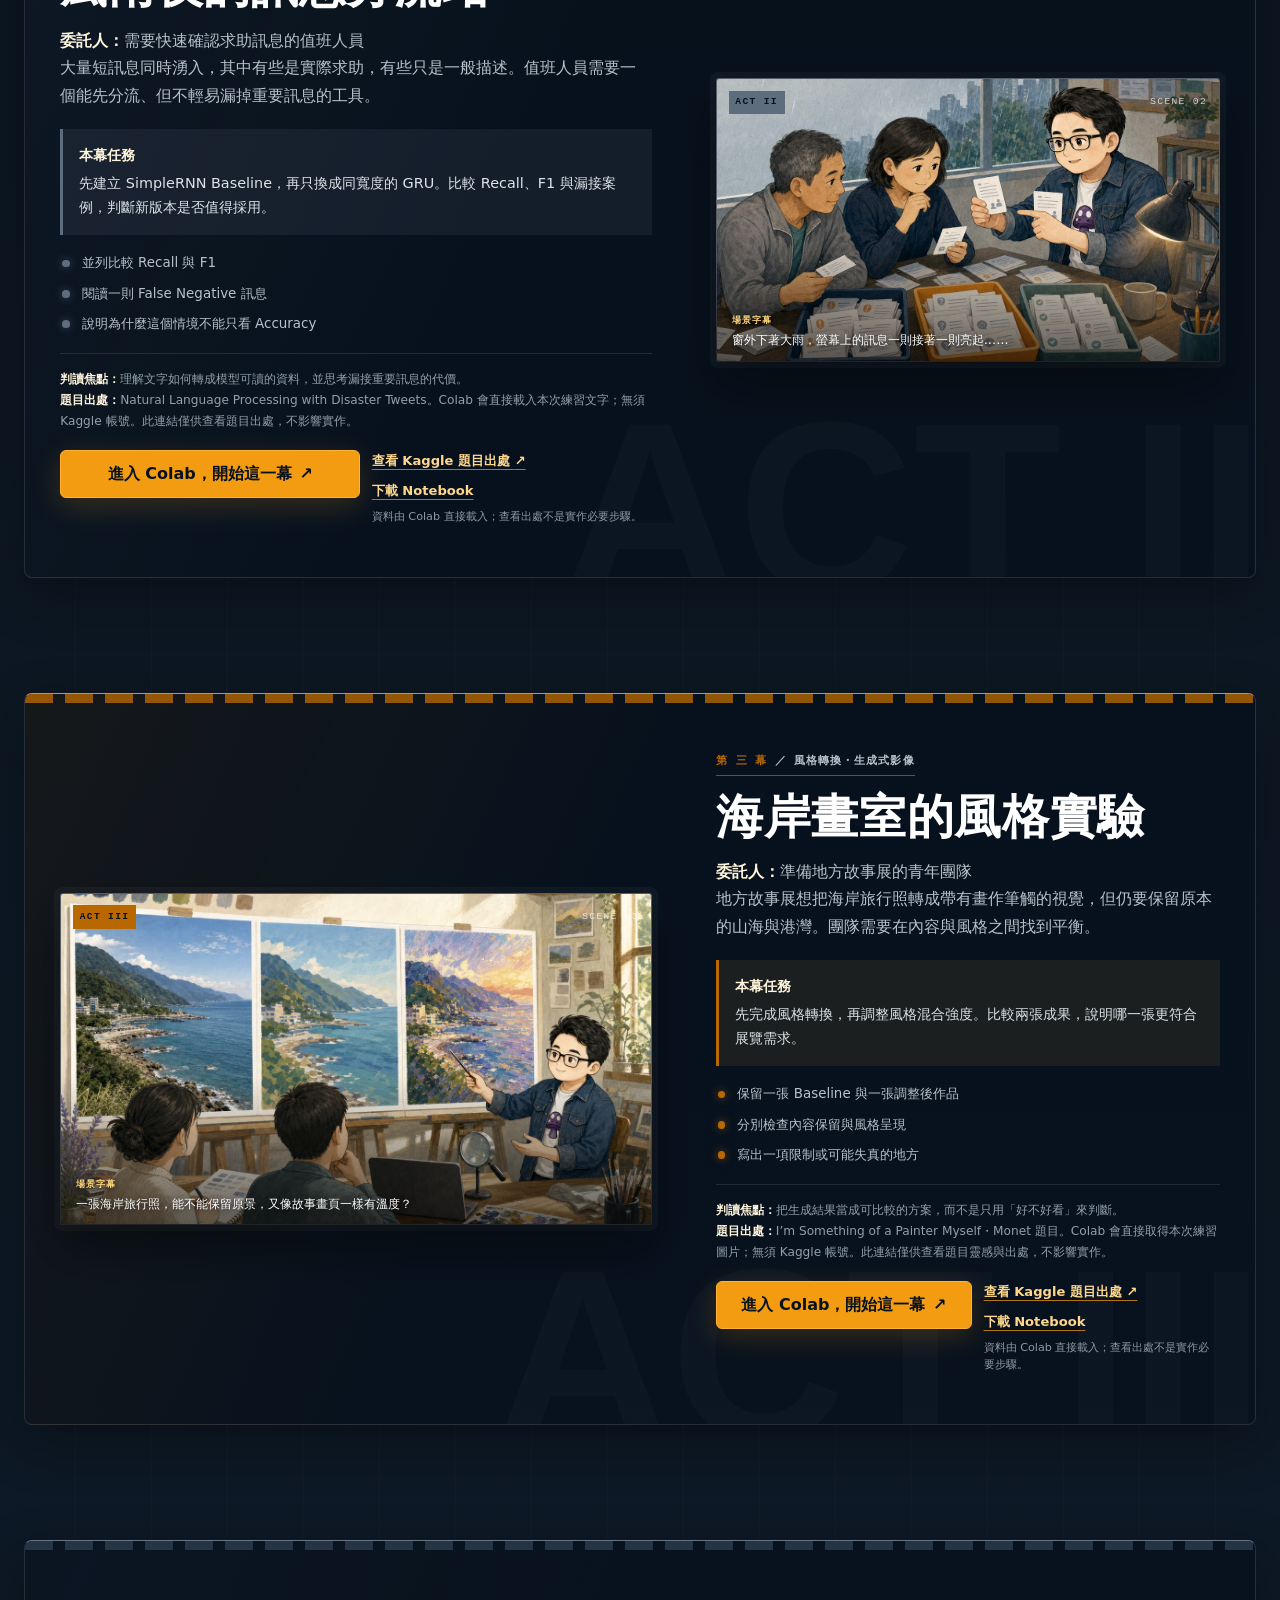
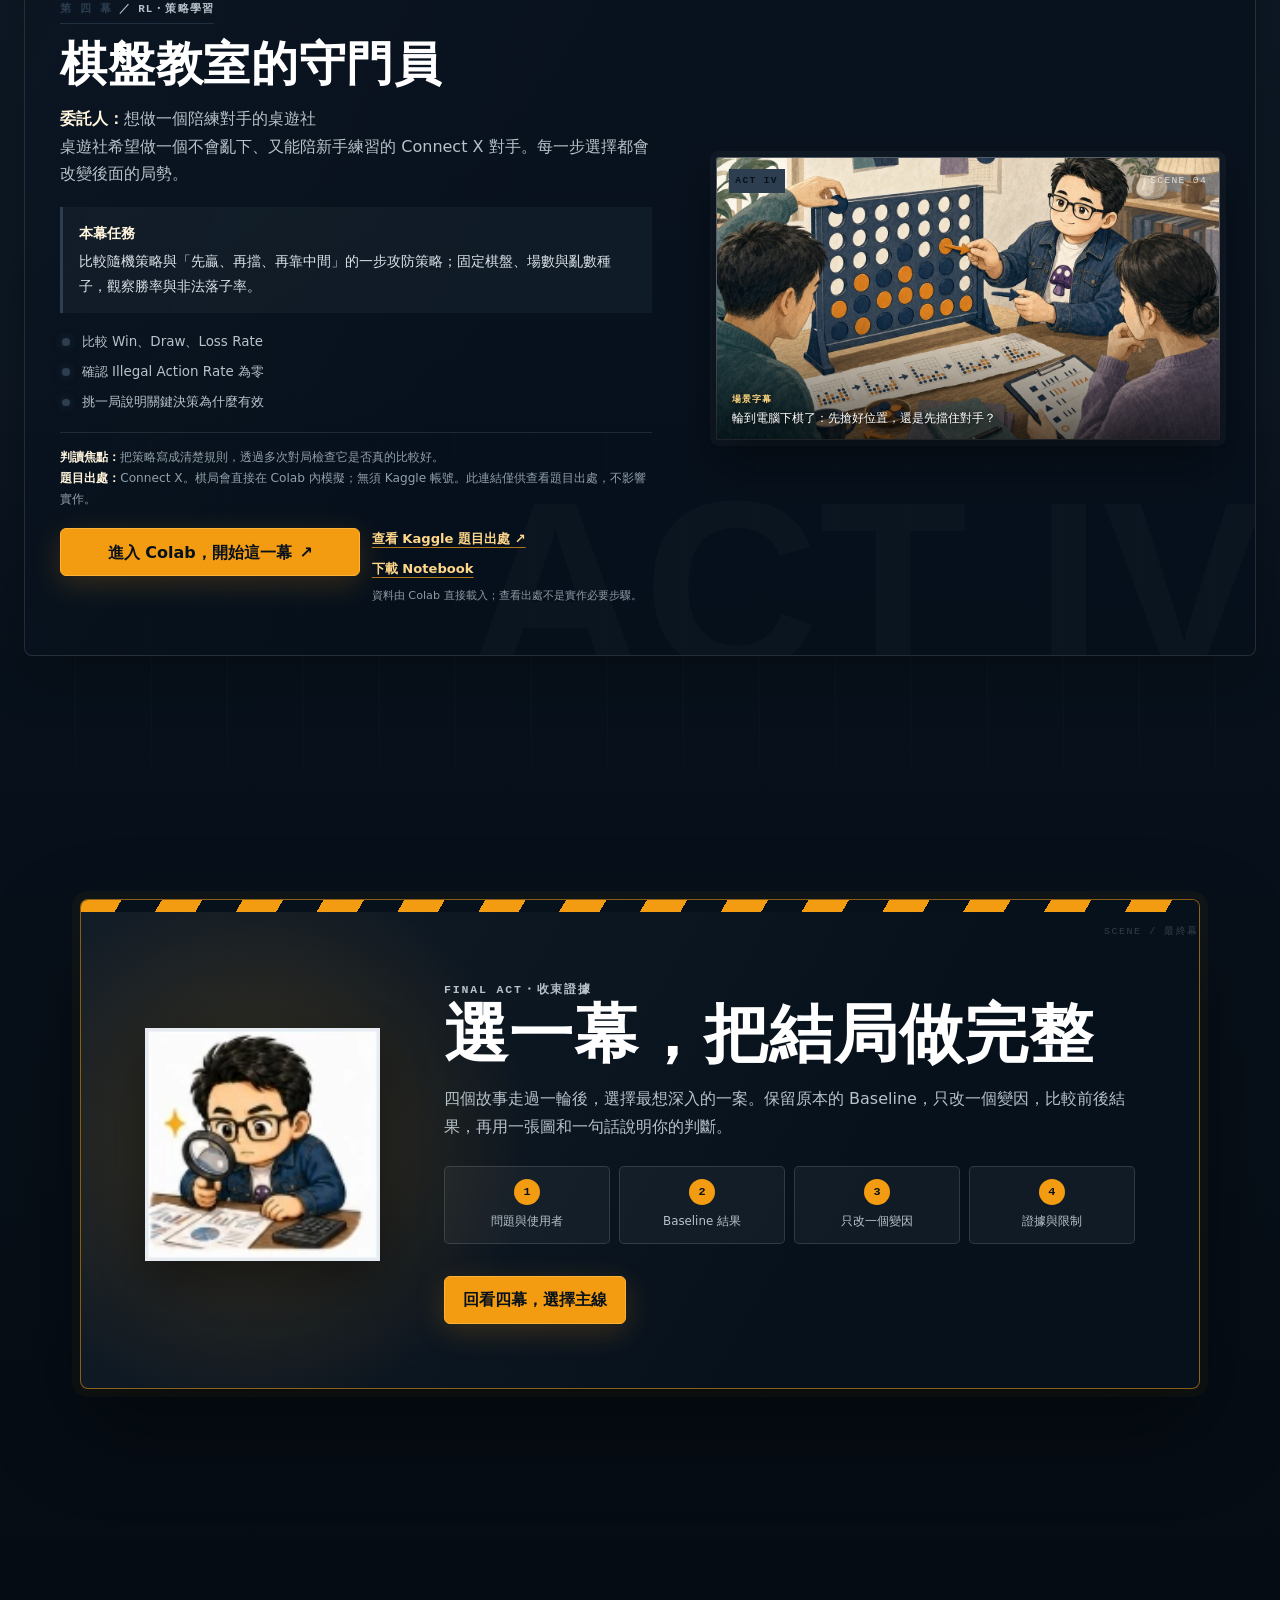
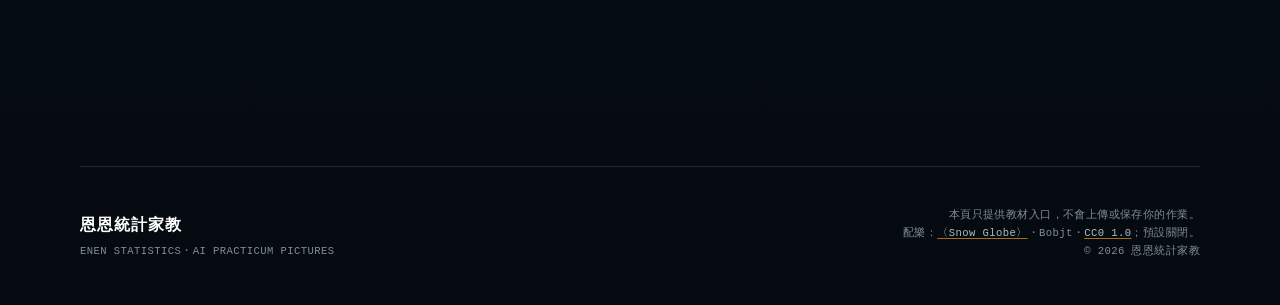
<file: docs/practicum/index.html>
<!doctype html>
<html lang="zh-Hant">
<head>
  <meta charset="utf-8">
  <meta name="viewport" content="width=device-width, initial-scale=1">
  <meta name="theme-color" content="#07111C">
  <meta name="description" content="恩恩統計家教五日課程的 AI 解決方案綜合實作入口。四個故事情境，全程在 Google Colab 完成，不需要 Kaggle 帳號。">
  <title>五日課程・AI 解決方案綜合實作｜恩恩統計家教</title>
  <link rel="icon" href="data:image/svg+xml,%3Csvg xmlns='http://www.w3.org/2000/svg' viewBox='0 0 64 64'%3E%3Crect width='64' height='64' rx='18' fill='%232C3E50'/%3E%3Ccircle cx='32' cy='31' r='19' fill='%23F39C12'/%3E%3Cpath d='M21 34c4 6 18 6 22 0' fill='none' stroke='%232C3E50' stroke-width='4' stroke-linecap='round'/%3E%3Ccircle cx='25' cy='27' r='2.5' fill='%232C3E50'/%3E%3Ccircle cx='39' cy='27' r='2.5' fill='%232C3E50'/%3E%3C/svg%3E">
  <link rel="stylesheet" href="../assets/styles.css">
  <script defer src="../assets/course-manifest.js"></script>
  <script defer src="../assets/app.js"></script>
  <script defer src="../assets/cinematic-audio.js"></script>
</head>
<body class="cinematic-site" data-sound="off" data-asset-base="../" data-testid="practicum-page">
  <a class="skip-link" href="#main-content">跳到主要內容</a>
  <div class="cinema-atmosphere" aria-hidden="true">
    <span class="light-orb light-orb--one"></span>
    <span class="light-orb light-orb--two"></span>
    <span class="film-grain"></span>
    <span class="cinema-vignette"></span>
  </div>
  <div class="film-progress" aria-hidden="true"><span id="film-progress-bar"></span></div>
  <header class="site-header" id="top">
    <a class="brand" href="../" aria-label="恩恩統計家教，返回五日課程首頁">
      <img src="../assets/brand/enen-teacher.webp" alt="" width="54" height="54">
      <span><strong>恩恩統計家教</strong><small>AI PRACTICUM PICTURES</small></span>
    </a>
    <div class="header-controls">
      <nav class="main-nav" aria-label="主要導覽">
        <a href="../">課程首頁</a><a href="#ready">場記</a><a href="#story-path">四幕劇情</a><a href="#final-choice">最終幕</a>
      </nav>
      <button class="sound-toggle" id="sound-toggle" type="button" data-sound-toggle aria-pressed="false" aria-describedby="music-help">
        <span class="sound-icon" aria-hidden="true">♪</span>
        <span class="sound-label">配樂：關閉</span>
      </button>
    </div>
    <span class="visually-hidden" id="music-help">電影配樂〈Snow Globe〉預設關閉；按下按鈕後才會載入播放。</span>
    <span class="visually-hidden" id="sound-status" role="status" aria-live="polite"></span>
  </header>

  <main id="main-content">
    <section class="hero scene scene--opening" aria-labelledby="page-title" data-scene="序幕">
      <div class="hero-backdrop" aria-hidden="true"></div>
      <div class="hero-copy reveal">
        <p class="studio-mark"><span>ENEN STATISTICS</span> PRESENTS</p>
        <p class="eyebrow">五日課程・AI 解決方案綜合實作</p>
        <h1 id="page-title">這一次，<br><em>你是解決問題的人。</em></h1>
        <p class="hero-lede" id="course-subtitle">四個小故事先體驗，再選一案完整實作。今天不比誰跑得快，而是練習看懂資料、做出選擇，並說明證據。</p>
        <div class="hero-actions">
          <a class="button button--primary" href="#story-path">進入四幕實作</a>
          <button class="button button--sound" type="button" data-sound-toggle aria-pressed="false" aria-describedby="music-help">
            <span class="sound-icon" aria-hidden="true">♪</span><span class="sound-label">播放電影配樂</span>
          </button>
          <a class="button button--quiet" id="repo-link" href="https://github.com/johnnychao/python-machine-learning-2026-student" target="_blank" rel="noopener noreferrer">查看教材原始碼 <span aria-hidden="true">↗</span></a>
        </div>
        <div class="promise" aria-label="實作環境說明">
          <span>只用 Google Colab</span><span>資料會直接載入</span><span>無須 Kaggle 帳號</span>
        </div>
      </div>
      <figure class="hero-visual reveal">
        <div class="frame-label" aria-hidden="true"><span>OPENING SCENE</span><span>00:00:00</span></div>
        <img src="../assets/illustrations/cover-ai-story-lab.webp" alt="恩恩老師帶著學生走進四個 AI 任務世界的故事書插圖" width="1200" height="900">
        <figcaption>
          <img src="../assets/brand/teacher-cheer.webp" alt="" width="88" height="88">
          <p><span>導演提示</span><strong>恩恩老師說：</strong>先不用擔心模型名稱。請先問：「這份資料，可以幫誰做什麼決定？」</p>
        </figcaption>
      </figure>
      <a class="scroll-cue" href="#ready"><span>向下進入場記</span><i aria-hidden="true"></i></a>
    </section>

    <section class="ready-section scene reveal" id="ready" aria-labelledby="ready-title" data-scene="場記">
      <div class="section-heading">
        <p class="eyebrow">PRE-PRODUCTION・開拍前</p>
        <h2 id="ready-title">先打開 Colab，完成你的場記板</h2>
        <p>教材已把資料下載步驟寫進 Notebook。你只要有 Google 帳號，就能依序執行；Kaggle 連結只用來標示題目來源。</p>
      </div>
      <div class="ready-card">
        <div class="clapper-stripe" aria-hidden="true"></div>
        <img src="../assets/brand/teacher-check.webp" alt="恩恩老師拿著檢查表" width="190" height="190">
        <ol>
          <li><strong>開啟 Colab</strong><span>先執行環境檢查，確認程式可以正常運作。</span></li>
          <li><strong>另存副本</strong><span>在 Colab 選擇「檔案 → 在雲端硬碟中儲存副本」。</span></li>
          <li><strong>從頭執行</strong><span>看到錯誤先讀訊息，再回到上一格檢查，不用急。</span></li>
        </ol>
        <div class="ready-actions">
          <a class="button button--primary" id="preflight-colab" href="#" target="_blank" rel="noopener noreferrer">開啟 Colab 環境檢查 <span aria-hidden="true">↗</span></a>
          <a class="text-link" id="preflight-local" href="#" download>下載環境檢查 Notebook</a>
        </div>
      </div>
    </section>

    <section class="story-section scene" id="story-path" aria-labelledby="story-title" data-scene="正片">
      <div class="section-heading section-heading--center reveal">
        <p class="eyebrow">MAIN FEATURE・四幕劇情</p>
        <h2 id="story-title">每一幕，都從一個人的難題開始</h2>
        <p>四幕可以獨立進入，不需要照順序。每一幕都從真實情境開始：先跑通範例，再只改一個設定，觀察結果怎麼變。</p>
      </div>
      <div class="story-list" id="story-list"></div>
    </section>

    <section class="final-section scene scene--finale reveal" id="final-choice" aria-labelledby="final-title" data-scene="最終幕">
      <div class="final-art" aria-hidden="true"><img src="../assets/brand/teacher-magnify.webp" alt="" width="260" height="260"></div>
      <div>
        <p class="eyebrow">FINAL ACT・收束證據</p>
        <h2 id="final-title">選一幕，把結局做完整</h2>
        <p>四個故事走過一輪後，選擇最想深入的一案。保留原本的 Baseline，只改一個變因，比較前後結果，再用一張圖和一句話說明你的判斷。</p>
        <ul class="evidence-ribbon" aria-label="完整實作的四項證據">
          <li><span>1</span>問題與使用者</li><li><span>2</span>Baseline 結果</li><li><span>3</span>只改一個變因</li><li><span>4</span>證據與限制</li>
        </ul>
        <a class="button button--primary" href="#story-path">回看四幕，選擇主線</a>
      </div>
    </section>

    <aside class="teacher-note reveal" aria-label="恩恩老師提醒">
      <img src="../assets/brand/enen-teacher.webp" alt="恩恩老師" width="120" height="120">
      <p><span>POST-CREDITS SCENE・片尾彩蛋</span><strong>卡住也算是實驗的一部分。</strong>把錯誤訊息、你改過的設定和結果留下來，這些都是很有用的證據。</p>
    </aside>
  </main>

  <audio id="cinematic-score" preload="none" loop hidden>
    <source src="../assets/audio/snow-globe-bobjt-cc0-v1.mp3" type="audio/mpeg">
  </audio>

  <footer class="site-footer">
    <div><strong>恩恩統計家教</strong><p>ENEN STATISTICS・AI PRACTICUM PICTURES</p></div>
    <p>本頁只提供教材入口，不會上傳或保存你的作業。<br>配樂：<a href="https://opengameart.org/content/snow-globe" target="_blank" rel="noopener noreferrer">〈Snow Globe〉</a>・Bobjt・<a href="https://creativecommons.org/publicdomain/zero/1.0/" target="_blank" rel="noopener noreferrer">CC0 1.0</a>；預設關閉。<br>© <span id="current-year">2026</span> 恩恩統計家教</p>
  </footer>
  <noscript><div class="noscript-note">這個教材入口需要 JavaScript 才能顯示四個故事。請啟用 JavaScript 後重新整理，或直接從 GitHub 開啟 Notebook。</div></noscript>
</body>
</html>
</file>
<file: docs/assets/course-portal.css>
:root {
  --ink: #07111c;
  --ink-soft: #102333;
  --slate: #2c3e50;
  --cream: #fff4dc;
  --paper: #f6f0e5;
  --paper-deep: #e9dfcc;
  --orange: #f39c12;
  --orange-bright: #ffb02e;
  --text: #eef3f5;
  --text-soft: #b7c4cb;
  --line: rgba(255, 255, 255, 0.16);
  --current-accent: var(--orange);
  --page: min(1180px, calc(100% - 3rem));
  --font: "Noto Sans TC", "Microsoft JhengHei", "PingFang TC", sans-serif;
  --shadow: 0 24px 70px rgba(0, 0, 0, 0.28);
}

* {
  box-sizing: border-box;
}

html {
  color-scheme: dark;
  scroll-behavior: smooth;
  scroll-padding-top: 6rem;
}

body {
  min-width: 320px;
  margin: 0;
  color: var(--text);
  background:
    radial-gradient(circle at 16% 8%, rgba(243, 156, 18, 0.11), transparent 23rem),
    linear-gradient(180deg, #07111c 0, #0c1b28 38rem, #07111c 100%);
  font-family: var(--font);
  line-height: 1.72;
}

body::before {
  position: fixed;
  inset: 0;
  z-index: -1;
  background-image:
    linear-gradient(rgba(255, 255, 255, 0.022) 1px, transparent 1px),
    linear-gradient(90deg, rgba(255, 255, 255, 0.018) 1px, transparent 1px);
  background-size: 48px 48px;
  content: "";
  mask-image: linear-gradient(180deg, black, transparent 78%);
  pointer-events: none;
}

a {
  color: inherit;
}

img {
  display: block;
  max-width: 100%;
}

h1,
h2,
h3,
p {
  margin-top: 0;
}

h1,
h2,
h3,
strong,
b {
  letter-spacing: 0.01em;
}

.skip-link {
  position: fixed;
  top: 0.75rem;
  left: 0.75rem;
  z-index: 200;
  padding: 0.7rem 1rem;
  color: var(--ink);
  background: var(--orange);
  font-weight: 800;
  transform: translateY(-180%);
}

.skip-link:focus {
  transform: none;
}

.portal-header {
  position: sticky;
  top: 0;
  z-index: 100;
  display: flex;
  min-height: 78px;
  padding: 0.75rem max(1.2rem, calc((100vw - 1180px) / 2));
  gap: 1.4rem;
  align-items: center;
  justify-content: space-between;
  background: rgba(7, 17, 28, 0.94);
  border-bottom: 1px solid rgba(243, 156, 18, 0.35);
  backdrop-filter: blur(16px);
}

.portal-brand {
  display: inline-flex;
  min-width: 13rem;
  gap: 0.72rem;
  align-items: center;
  text-decoration: none;
}

.portal-brand img {
  width: 52px;
  height: 52px;
  object-fit: contain;
}

.portal-brand span {
  display: grid;
  line-height: 1.2;
}

.portal-brand strong {
  color: var(--cream);
  font-size: 0.95rem;
}

.portal-brand small {
  margin-top: 0.22rem;
  color: var(--orange);
  font-size: 0.55rem;
  font-weight: 800;
  letter-spacing: 0.13em;
}

.portal-nav {
  display: flex;
  gap: 0.25rem;
  align-items: center;
}

.portal-nav a {
  padding: 0.52rem 0.76rem;
  color: var(--text-soft);
  border: 1px solid transparent;
  font-size: 0.78rem;
  font-weight: 760;
  text-decoration: none;
}

.portal-nav a:last-child {
  color: var(--ink);
  background: var(--orange);
}

.portal-main {
  width: var(--page);
  min-height: 72vh;
  margin-inline: auto;
}

.portal-loading {
  display: grid;
  min-height: 62vh;
  place-items: center;
  color: var(--text-soft);
}

.portal-loading span {
  display: inline-flex;
  gap: 0.8rem;
  align-items: center;
}

.portal-loading span::before {
  width: 0.9rem;
  height: 0.9rem;
  background: var(--orange);
  border-radius: 50%;
  content: "";
  animation: loading-pulse 1.2s ease-in-out infinite;
}

.portal-hero {
  display: grid;
  min-height: 680px;
  padding-block: clamp(4rem, 8vw, 7rem);
  grid-template-columns: minmax(0, 1.15fr) minmax(310px, 0.62fr);
  gap: clamp(3rem, 7vw, 7rem);
  align-items: center;
}

.portal-kicker {
  margin-bottom: 0.85rem;
  color: var(--text-soft);
  font-size: 0.68rem;
  font-weight: 850;
  letter-spacing: 0.13em;
  text-transform: uppercase;
}

.portal-kicker span,
.portal-kicker + h1 em {
  color: var(--orange);
}

.portal-hero h1 {
  max-width: 13ch;
  margin-bottom: 1.5rem;
  color: var(--cream);
  font-size: clamp(3rem, 6.6vw, 6.3rem);
  line-height: 1.03;
  text-wrap: balance;
}

.portal-hero h1 em {
  font-style: normal;
}

.portal-lede {
  max-width: 690px;
  color: var(--text-soft);
  font-size: clamp(1rem, 1.5vw, 1.18rem);
}

.portal-actions {
  display: flex;
  margin-top: 2rem;
  gap: 0.75rem;
  flex-wrap: wrap;
}

.portal-button {
  display: inline-flex;
  min-height: 48px;
  padding: 0.72rem 1.15rem;
  gap: 0.55rem;
  align-items: center;
  justify-content: center;
  border: 1px solid rgba(255, 255, 255, 0.28);
  font-size: 0.84rem;
  font-weight: 820;
  text-decoration: none;
  transition: transform 180ms ease, background-color 180ms ease, border-color 180ms ease;
}

.portal-button--primary {
  color: var(--ink);
  background: var(--orange);
  border-color: var(--orange);
}

.portal-button--ghost {
  color: var(--cream);
  background: rgba(255, 255, 255, 0.04);
}

.course-stats {
  display: flex;
  margin: 2.4rem 0 0;
  padding: 1.2rem 0 0;
  gap: 2rem;
  border-top: 1px solid var(--line);
}

.course-stats div {
  display: grid;
}

.course-stats dt {
  color: var(--cream);
  font-size: 1.35rem;
  font-weight: 900;
}

.course-stats dd {
  margin: 0;
  color: var(--text-soft);
  font-size: 0.7rem;
}

.admission-ticket {
  position: relative;
  padding: 2.1rem 2rem 1.7rem;
  color: var(--ink);
  background: var(--paper);
  border: 1px solid #fff9eb;
  box-shadow: 18px 22px 0 rgba(243, 156, 18, 0.12), var(--shadow);
  transform: rotate(1.2deg);
}

.admission-ticket::before,
.admission-ticket::after {
  position: absolute;
  top: 56%;
  width: 1.25rem;
  height: 2.5rem;
  background: var(--ink-soft);
  border-radius: 50%;
  content: "";
}

.admission-ticket::before { left: -0.68rem; }
.admission-ticket::after { right: -0.68rem; }

.admission-ticket img {
  width: min(220px, 78%);
  margin: 0.4rem auto 0.2rem;
}

.ticket-code {
  display: block;
  padding-bottom: 0.7rem;
  color: #9a5900;
  border-bottom: 2px dashed #c8bba4;
  font-size: 0.63rem;
  font-weight: 900;
  letter-spacing: 0.14em;
}

.admission-ticket h2 {
  margin-bottom: 0.8rem;
  font-size: 1.35rem;
  line-height: 1.35;
}

.admission-ticket ol {
  margin: 0;
  padding-left: 1.35rem;
  font-size: 0.83rem;
  font-weight: 700;
}

.admission-ticket p {
  margin: 1rem 0 0;
  padding-top: 0.85rem;
  color: #4b5a62;
  border-top: 2px dashed #c8bba4;
  font-size: 0.72rem;
}

.five-days,
.chapter-section {
  padding-block: clamp(4.5rem, 8vw, 8rem);
}

.portal-heading {
  max-width: 780px;
  margin-bottom: 2.7rem;
}

.portal-heading--compact {
  margin-bottom: 2rem;
}

.portal-heading h2,
.feature-marquee h2,
.bonus-reel h2,
.day-finale h2 {
  margin-bottom: 0.85rem;
  color: var(--cream);
  font-size: clamp(2rem, 4.5vw, 3.8rem);
  line-height: 1.14;
  text-wrap: balance;
}

.portal-heading p:last-child,
.feature-marquee p,
.bonus-reel p,
.day-finale p {
  color: var(--text-soft);
}

.day-grid {
  display: grid;
  grid-template-columns: repeat(12, 1fr);
  gap: 1rem;
}

.day-card {
  --day-accent: var(--orange);
  position: relative;
  display: flex;
  min-height: 360px;
  padding: 2.5rem 1.45rem;
  grid-column: span 4;
  color: var(--text);
  background: color-mix(in srgb, var(--day-accent) 8%, var(--ink-soft));
  border: 1px solid color-mix(in srgb, var(--day-accent) 48%, transparent);
  flex-direction: column;
  isolation: isolate;
  overflow: hidden;
  text-decoration: none;
  transition: transform 200ms ease, border-color 200ms ease, box-shadow 200ms ease;
}

.day-card:nth-child(4),
.day-card:nth-child(5) {
  grid-column: span 6;
}

.film-holes {
  position: absolute;
  right: 0;
  left: 0;
  z-index: 2;
  height: 13px;
  background: repeating-linear-gradient(90deg, var(--day-accent, var(--current-accent)) 0 21px, transparent 21px 31px);
  opacity: 0.78;
}

.film-holes--top { top: 0; }
.film-holes--bottom { bottom: 0; }

.reel-number {
  position: absolute;
  right: 0.75rem;
  bottom: -2.3rem;
  z-index: -1;
  color: color-mix(in srgb, var(--day-accent) 14%, transparent);
  font-size: 11rem;
  font-weight: 950;
  line-height: 1;
}

.day-card__meta {
  display: flex;
  margin-bottom: 1.4rem;
  align-items: center;
  justify-content: space-between;
  color: var(--text-soft);
  font-size: 0.62rem;
  letter-spacing: 0.08em;
}

.day-card__meta b {
  color: var(--day-accent);
}

.day-card > strong {
  max-width: 12ch;
  color: var(--cream);
  font-size: clamp(1.45rem, 2.5vw, 2.2rem);
  line-height: 1.24;
}

.day-card > p {
  margin: 0.8rem 0 1.4rem;
  color: var(--text-soft);
  font-size: 0.82rem;
}

.chapter-chips {
  display: flex;
  margin-top: auto;
  gap: 0.42rem;
}

.chapter-chips span {
  padding: 0.2rem 0.48rem;
  color: var(--day-accent);
  border: 1px solid color-mix(in srgb, var(--day-accent) 48%, transparent);
  font-size: 0.64rem;
  font-weight: 850;
}

.day-card__cta {
  display: flex;
  margin-top: 1.1rem;
  color: var(--cream);
  align-items: center;
  justify-content: space-between;
  font-size: 0.75rem;
  font-weight: 850;
}

.day-card__cta i {
  color: var(--day-accent);
  font-size: 1.2rem;
  font-style: normal;
}

.feature-marquee {
  display: grid;
  margin-block: clamp(3rem, 8vw, 8rem);
  padding: clamp(1.2rem, 3vw, 2.5rem);
  grid-template-columns: minmax(0, 1.08fr) minmax(300px, 0.92fr);
  gap: clamp(2rem, 5vw, 5rem);
  align-items: center;
  background: #101d29;
  border: 1px solid rgba(243, 156, 18, 0.52);
  box-shadow: var(--shadow);
}

.feature-marquee figure {
  position: relative;
  margin: 0;
}

.feature-marquee figure::after {
  position: absolute;
  inset: 0;
  background: linear-gradient(180deg, transparent 55%, rgba(7, 17, 28, 0.82));
  content: "";
}

.feature-marquee figure img {
  width: 100%;
  aspect-ratio: 4 / 3;
  object-fit: cover;
}

.feature-marquee figcaption {
  position: absolute;
  right: 1rem;
  bottom: 0.8rem;
  left: 1rem;
  z-index: 2;
  color: var(--orange);
  font-size: 0.66rem;
  font-weight: 900;
  letter-spacing: 0.11em;
}

.feature-beats {
  display: grid;
  margin: 1.4rem 0 1.8rem;
  padding: 0;
  grid-template-columns: repeat(2, 1fr);
  gap: 0.5rem;
  list-style: none;
}

.feature-beats li {
  padding: 0.55rem 0.7rem;
  color: var(--cream);
  background: rgba(255, 255, 255, 0.045);
  border-left: 3px solid var(--orange);
  font-size: 0.74rem;
}

.bonus-reel {
  --day-accent: #78a9c4;
  position: relative;
  display: flex;
  margin-block: 5rem;
  padding: 2.5rem 2.2rem;
  gap: 2rem;
  align-items: center;
  justify-content: space-between;
  background: color-mix(in srgb, var(--day-accent) 9%, var(--ink-soft));
  border: 1px solid color-mix(in srgb, var(--day-accent) 52%, transparent);
  overflow: hidden;
}

.bonus-reel > div {
  max-width: 760px;
}

.bonus-reel h2 {
  font-size: clamp(1.8rem, 3.5vw, 3rem);
}

.teacher-whisper {
  display: grid;
  max-width: 800px;
  margin: 5rem auto 8rem;
  padding: 1rem 1.4rem 1rem 0.7rem;
  grid-template-columns: 100px 1fr;
  gap: 1rem;
  align-items: center;
  background: var(--paper);
  color: var(--ink);
  border-left: 5px solid var(--orange);
  box-shadow: 12px 14px 0 rgba(243, 156, 18, 0.1);
}

.teacher-whisper img {
  width: 100px;
  height: 100px;
  object-fit: contain;
}

.teacher-whisper p {
  margin: 0;
}

.teacher-whisper span,
.teacher-whisper strong {
  display: block;
}

.teacher-whisper span {
  color: #a76000;
  font-size: 0.66rem;
  font-weight: 900;
  letter-spacing: 0.09em;
}

.day-hero {
  --day-accent: var(--current-accent);
  position: relative;
  display: grid;
  min-height: 430px;
  margin-top: 3rem;
  padding: clamp(2.8rem, 6vw, 5rem);
  grid-template-columns: 1fr 250px;
  gap: 2rem;
  align-items: center;
  background:
    radial-gradient(circle at 84% 48%, color-mix(in srgb, var(--day-accent) 22%, transparent), transparent 20rem),
    color-mix(in srgb, var(--day-accent) 7%, var(--ink-soft));
  border: 1px solid color-mix(in srgb, var(--day-accent) 52%, transparent);
  overflow: hidden;
}

.day-hero--extension {
  border-style: dashed;
}

.day-hero__copy {
  max-width: 760px;
}

.day-hero .portal-kicker {
  color: var(--day-accent);
}

.day-range {
  margin-bottom: 0.4rem;
  color: var(--text-soft);
  font-size: 0.7rem;
  font-weight: 850;
  letter-spacing: 0.1em;
}

.day-hero h1 {
  margin-bottom: 1rem;
  color: var(--cream);
  font-size: clamp(2.8rem, 6vw, 5.5rem);
  line-height: 1.04;
  text-wrap: balance;
}

.day-hero__copy > p:not(.portal-kicker):not(.day-range) {
  max-width: 690px;
  color: var(--text-soft);
}

.day-hero > img {
  width: 250px;
  height: 250px;
  object-fit: contain;
  filter: drop-shadow(0 18px 25px rgba(0, 0, 0, 0.35));
}

.day-promises {
  display: flex;
  margin: 1.6rem 0 0;
  padding: 0;
  gap: 0.5rem;
  flex-wrap: wrap;
  list-style: none;
}

.day-promises li {
  padding: 0.34rem 0.65rem;
  color: var(--day-accent);
  border: 1px solid color-mix(in srgb, var(--day-accent) 45%, transparent);
  font-size: 0.68rem;
  font-weight: 780;
}

.day-tabs {
  display: flex;
  margin-top: 1rem;
  gap: 0.4rem;
  flex-wrap: wrap;
}

.day-tabs a {
  padding: 0.5rem 0.72rem;
  color: var(--text-soft);
  border-bottom: 2px solid transparent;
  font-size: 0.7rem;
  font-weight: 820;
  text-decoration: none;
}

.day-tabs a[aria-current="page"] {
  color: var(--cream);
  border-color: var(--current-accent);
}

.chapter-list {
  display: grid;
  gap: 1rem;
}

.chapter-card {
  display: grid;
  min-height: 270px;
  padding: clamp(1.4rem, 3vw, 2.2rem);
  grid-template-columns: 100px minmax(0, 1fr) minmax(250px, 0.66fr);
  gap: clamp(1.2rem, 3vw, 2.4rem);
  align-items: start;
  background: rgba(16, 35, 51, 0.86);
  border: 1px solid var(--line);
  border-left: 4px solid var(--current-accent);
}

.chapter-card__number {
  display: grid;
  color: var(--cream);
  font-size: 3.2rem;
  font-weight: 950;
  line-height: 0.92;
}

.chapter-card__number span {
  margin-bottom: 0.25rem;
  color: var(--current-accent);
  font-size: 0.62rem;
  letter-spacing: 0.12em;
}

.chapter-card__label {
  margin-bottom: 0.35rem;
  color: var(--current-accent);
  font-size: 0.62rem;
  font-weight: 850;
  letter-spacing: 0.1em;
}

.chapter-card h2 {
  margin-bottom: 0.7rem;
  color: var(--cream);
  font-size: clamp(1.45rem, 2.6vw, 2.25rem);
  line-height: 1.25;
}

.chapter-outcome {
  margin-bottom: 1rem;
  color: var(--text-soft);
  font-size: 0.84rem;
}

.chapter-outcome strong {
  display: block;
  color: var(--text);
}

.compute-tags {
  display: flex;
  margin: 0;
  padding: 0;
  gap: 0.4rem;
  flex-wrap: wrap;
  list-style: none;
}

.compute-tags li {
  padding: 0.25rem 0.48rem;
  color: #cbd6db;
  background: rgba(255, 255, 255, 0.045);
  border: 1px solid rgba(255, 255, 255, 0.12);
  font-size: 0.62rem;
}

.chapter-card__resources {
  display: grid;
  gap: 0.5rem;
}

.handout-link,
.notebook-link {
  display: flex;
  min-height: 58px;
  padding: 0.65rem 0.8rem;
  gap: 0.5rem;
  align-items: center;
  justify-content: space-between;
  color: var(--text);
  background: rgba(255, 255, 255, 0.035);
  border: 1px solid rgba(255, 255, 255, 0.14);
  text-decoration: none;
  transition: background-color 160ms ease, border-color 160ms ease, transform 160ms ease;
}

.handout-link {
  color: var(--ink);
  background: var(--paper);
  border-color: var(--paper);
}

.handout-link span,
.notebook-link span {
  font-size: 0.72rem;
}

.handout-link b,
.notebook-link b {
  white-space: nowrap;
  font-size: 0.72rem;
}

.notebook-link b {
  color: var(--current-accent);
}

.handout-link i,
.notebook-link i {
  font-style: normal;
}

.day-finale {
  display: flex;
  margin-block: 2rem 4rem;
  padding: clamp(1.8rem, 4vw, 3.2rem);
  gap: 2rem;
  align-items: center;
  justify-content: space-between;
  background: #161f28;
  border: 1px solid rgba(243, 156, 18, 0.62);
  box-shadow: 0 18px 55px rgba(0, 0, 0, 0.26);
}

.day-finale > div {
  max-width: 760px;
}

.day-finale h2 {
  font-size: clamp(1.8rem, 3.5vw, 3rem);
}

.day-switcher {
  display: grid;
  margin-block: 4rem 7rem;
  grid-template-columns: repeat(2, 1fr);
  gap: 1rem;
}

.day-switcher a {
  display: grid;
  min-height: 100px;
  padding: 1.2rem;
  color: var(--text);
  background: rgba(255, 255, 255, 0.035);
  border: 1px solid var(--line);
  text-decoration: none;
}

.day-switcher a:last-child {
  text-align: right;
}

.day-switcher span {
  color: var(--text-soft);
  font-size: 0.68rem;
}

.day-switcher b {
  margin-top: auto;
  color: var(--cream);
}

.portal-error {
  min-height: 70vh;
  padding-block: 8rem;
}

.portal-error h1 {
  color: var(--cream);
  font-size: clamp(2.5rem, 6vw, 5rem);
}

.portal-footer {
  display: flex;
  width: var(--page);
  margin-inline: auto;
  padding-block: 2.3rem 3rem;
  gap: 2rem;
  align-items: flex-end;
  justify-content: space-between;
  border-top: 1px solid var(--line);
}

.portal-footer strong {
  color: var(--cream);
}

.portal-footer p {
  margin: 0.18rem 0 0;
  color: #81919b;
  font-size: 0.66rem;
}

.portal-footer > p {
  text-align: right;
}

.portal-nav a:focus-visible,
.portal-brand:focus-visible,
.portal-button:focus-visible,
.day-card:focus-visible,
.day-tabs a:focus-visible,
.handout-link:focus-visible,
.notebook-link:focus-visible,
.day-switcher a:focus-visible {
  outline: 3px solid var(--orange-bright);
  outline-offset: 4px;
}

@media (hover: hover) and (pointer: fine) {
  .portal-nav a:hover:not(:last-child) {
    color: var(--cream);
    border-color: var(--line);
  }

  .portal-button:hover,
  .day-card:hover,
  .handout-link:hover,
  .notebook-link:hover,
  .day-switcher a:hover {
    transform: translateY(-3px);
  }

  .day-card:hover {
    border-color: var(--day-accent);
    box-shadow: 0 18px 50px rgba(0, 0, 0, 0.25);
  }

  .notebook-link:hover,
  .day-switcher a:hover {
    background: rgba(255, 255, 255, 0.075);
    border-color: var(--current-accent);
  }
}

@keyframes loading-pulse {
  50% { opacity: 0.35; transform: scale(0.7); }
}

@media (max-width: 940px) {
  .portal-nav a:nth-child(-n + 2) {
    display: none;
  }

  .portal-hero {
    grid-template-columns: 1fr;
  }

  .admission-ticket {
    width: min(520px, 92%);
    margin-inline: auto;
  }

  .day-card {
    grid-column: span 6;
  }

  .day-card:last-child {
    grid-column: 4 / span 6;
  }

  .feature-marquee {
    grid-template-columns: 1fr;
  }

  .feature-marquee figure img {
    max-height: 480px;
  }

  .chapter-card {
    grid-template-columns: 80px 1fr;
  }

  .chapter-card__resources {
    grid-column: 2;
  }
}

@media (max-width: 680px) {
  :root {
    --page: calc(100% - 1.25rem);
  }

  .portal-header {
    min-height: 68px;
    padding: 0.55rem 0.65rem;
  }

  .portal-brand {
    min-width: 0;
  }

  .portal-brand img {
    width: 45px;
    height: 45px;
  }

  .portal-brand small {
    display: none;
  }

  .portal-nav a {
    padding: 0.48rem 0.58rem;
    font-size: 0.68rem;
  }

  .portal-nav a:nth-child(3) {
    display: none;
  }

  .portal-hero {
    min-height: auto;
    padding-block: 4rem 5rem;
  }

  .portal-hero h1 {
    font-size: clamp(2.8rem, 14vw, 4.5rem);
  }

  .portal-actions .portal-button {
    width: 100%;
  }

  .course-stats {
    gap: 1rem;
    justify-content: space-between;
  }

  .admission-ticket {
    width: calc(100% - 1rem);
    padding-inline: 1.25rem;
  }

  .day-grid {
    display: grid;
    grid-template-columns: 1fr;
  }

  .day-card,
  .day-card:nth-child(4),
  .day-card:nth-child(5),
  .day-card:last-child {
    min-height: 330px;
    grid-column: 1;
  }

  .feature-marquee {
    padding: 0.75rem 0.75rem 1.5rem;
  }

  .feature-beats {
    grid-template-columns: 1fr;
  }

  .bonus-reel,
  .day-finale {
    padding: 2.5rem 1.1rem 1.5rem;
    align-items: flex-start;
    flex-direction: column;
  }

  .bonus-reel .portal-button,
  .day-finale .portal-button {
    width: 100%;
  }

  .teacher-whisper {
    grid-template-columns: 74px 1fr;
  }

  .teacher-whisper img {
    width: 74px;
    height: 74px;
  }

  .day-hero {
    min-height: auto;
    margin-top: 1rem;
    padding: 3rem 1.25rem 1.5rem;
    grid-template-columns: 1fr;
  }

  .day-hero > img {
    width: 160px;
    height: 160px;
    margin-inline: auto;
  }

  .day-hero h1 {
    font-size: clamp(2.6rem, 13vw, 4.2rem);
  }

  .day-tabs {
    flex-wrap: nowrap;
    overflow-x: auto;
    scrollbar-width: thin;
  }

  .day-tabs a {
    flex: 0 0 auto;
  }

  .chapter-card {
    padding: 1.25rem;
    grid-template-columns: 1fr;
  }

  .chapter-card__number {
    display: flex;
    gap: 0.4rem;
    align-items: baseline;
    font-size: 2.2rem;
  }

  .chapter-card__resources {
    grid-column: 1;
  }

  .handout-link,
  .notebook-link {
    align-items: flex-start;
    flex-direction: column;
  }

  .day-switcher {
    grid-template-columns: 1fr;
  }

  .day-switcher a:last-child {
    text-align: left;
  }

  .portal-footer {
    gap: 1rem;
    align-items: flex-start;
    flex-direction: column;
  }

  .portal-footer > p {
    text-align: left;
  }
}

@media (prefers-reduced-motion: reduce) {
  html {
    scroll-behavior: auto;
  }

  *,
  *::before,
  *::after {
    scroll-behavior: auto !important;
    animation-duration: 0.01ms !important;
    animation-iteration-count: 1 !important;
    transition-duration: 0.01ms !important;
  }

  .admission-ticket {
    transform: none;
  }
}
</file>
<file: docs/assets/styles.css>
:root {
  --navy: #2c3e50;
  --slate: #5d6d7e;
  --orange: #f39c12;
  --orange-deep: #b96800;
  --mist: #eaedef;
  --night: #07111c;
  --night-soft: #0d1b29;
  --night-panel: #102333;
  --cream: #fff4dc;
  --paper: #f8f3e9;
  --white: #fff;
  --text: #edf2f5;
  --text-soft: #b7c2ca;
  --line: rgba(234, 237, 239, 0.18);
  --line-strong: rgba(243, 156, 18, 0.58);
  --green: #61bda0;
  --red: #d86f5b;
  --shadow-stage: 0 36px 90px rgba(0, 0, 0, 0.42);
  --shadow-card: 0 18px 52px rgba(0, 0, 0, 0.32);
  --page: min(1120px, calc(100% - 3rem));
  --wide: min(1320px, calc(100% - 3rem));
  --radius: 18px;
  --font-body: "Noto Sans TC", "Microsoft JhengHei UI", "Microsoft JhengHei", system-ui, sans-serif;
  --font-display: "Bahnschrift SemiCondensed", "Noto Sans TC", "Microsoft JhengHei", sans-serif;
  --font-mono: "Cascadia Mono", "Consolas", monospace;
  --ease-out: cubic-bezier(0.23, 1, 0.32, 1);
  --ease-in-out: cubic-bezier(0.77, 0, 0.175, 1);
}

* {
  box-sizing: border-box;
}

html {
  color-scheme: dark;
  scroll-behavior: smooth;
  scroll-padding-top: 6.5rem;
}

body {
  min-width: 320px;
  margin: 0;
  color: var(--text);
  background:
    radial-gradient(circle at 18% 2%, rgba(44, 62, 80, 0.52), transparent 34rem),
    linear-gradient(180deg, #050b12 0%, var(--night) 38%, #091522 72%, #050a10 100%);
  font-family: var(--font-body);
  line-height: 1.72;
  overflow-x: clip;
}

body,
button,
input,
select,
textarea {
  font-family: var(--font-body);
}

img {
  display: block;
  max-width: 100%;
}

a {
  color: inherit;
}

button {
  font: inherit;
}

:focus-visible {
  outline: 3px solid var(--orange);
  outline-offset: 4px;
}

::selection {
  color: var(--night);
  background: var(--orange);
}

.visually-hidden {
  position: absolute !important;
  width: 1px;
  height: 1px;
  padding: 0;
  margin: -1px;
  overflow: hidden;
  clip-path: inset(50%);
  white-space: nowrap;
  border: 0;
}

.skip-link {
  position: fixed;
  top: 0.8rem;
  left: 0.8rem;
  z-index: 120;
  padding: 0.72rem 1rem;
  color: var(--night);
  background: var(--orange);
  border-radius: 6px;
  font-weight: 850;
  text-decoration: none;
  transform: translateY(-180%);
  transition: transform 180ms var(--ease-out);
}

.skip-link:focus {
  transform: translateY(0);
}

.cinema-atmosphere {
  position: fixed;
  inset: 0;
  z-index: 0;
  overflow: hidden;
  pointer-events: none;
}

.light-orb {
  position: absolute;
  display: block;
  width: 42rem;
  height: 42rem;
  background: radial-gradient(circle, rgba(243, 156, 18, 0.11), transparent 68%);
  border-radius: 50%;
  filter: blur(22px);
  opacity: 0.68;
}

.light-orb--one {
  top: 3%;
  right: -18rem;
}

.light-orb--two {
  bottom: 8%;
  left: -23rem;
  background: radial-gradient(circle, rgba(93, 109, 126, 0.14), transparent 68%);
}

.film-grain {
  position: absolute;
  inset: -25%;
  background-image: url("data:image/svg+xml,%3Csvg viewBox='0 0 160 160' xmlns='http://www.w3.org/2000/svg'%3E%3Cfilter id='n'%3E%3CfeTurbulence type='fractalNoise' baseFrequency='.88' numOctaves='3' stitchTiles='stitch'/%3E%3C/filter%3E%3Crect width='100%25' height='100%25' filter='url(%23n)' opacity='.32'/%3E%3C/svg%3E");
  opacity: 0.055;
  mix-blend-mode: screen;
}

.cinema-vignette {
  position: absolute;
  inset: 0;
  background: radial-gradient(circle at center, transparent 45%, rgba(0, 0, 0, 0.5) 115%);
}

.film-progress {
  position: fixed;
  top: 0;
  right: 0;
  left: 0;
  z-index: 110;
  height: 3px;
  background: rgba(255, 255, 255, 0.06);
  pointer-events: none;
}

.film-progress span {
  display: block;
  width: 100%;
  height: 100%;
  background: linear-gradient(90deg, var(--orange-deep), var(--orange), #ffd888);
  box-shadow: 0 0 14px rgba(243, 156, 18, 0.56);
  transform: scaleX(0);
  transform-origin: left center;
}

.site-header,
main,
.site-footer,
.noscript-note {
  position: relative;
  z-index: 2;
}

.site-header {
  position: sticky;
  top: 0;
  z-index: 100;
  display: flex;
  min-height: 78px;
  padding: 0.58rem max(1.25rem, calc((100vw - 1320px) / 2));
  align-items: center;
  justify-content: space-between;
  background: rgba(5, 11, 18, 0.88);
  border-bottom: 1px solid rgba(243, 156, 18, 0.25);
  box-shadow: 0 10px 35px rgba(0, 0, 0, 0.28);
  backdrop-filter: blur(18px) saturate(130%);
}

.brand {
  display: inline-flex;
  gap: 0.72rem;
  align-items: center;
  text-decoration: none;
}

.brand img {
  width: 54px;
  height: 54px;
  object-fit: contain;
  filter: drop-shadow(0 3px 6px rgba(0, 0, 0, 0.45));
}

.brand strong,
.brand small {
  display: block;
}

.brand strong {
  color: var(--white);
  font-family: var(--font-display);
  font-size: 1rem;
  font-weight: 800;
  letter-spacing: 0.08em;
  line-height: 1.2;
}

.brand small {
  margin-top: 0.18rem;
  color: var(--orange);
  font-family: var(--font-mono);
  font-size: 0.6rem;
  letter-spacing: 0.16em;
}

.header-controls,
.main-nav,
.hero-actions,
.ready-actions,
.story-actions {
  display: flex;
  align-items: center;
}

.header-controls {
  gap: 0.8rem;
}

.main-nav {
  gap: 0.18rem;
}

.main-nav a {
  min-height: 44px;
  padding: 0.58rem 0.78rem;
  color: var(--text-soft);
  border-radius: 6px;
  font-size: 0.78rem;
  font-weight: 760;
  letter-spacing: 0.07em;
  text-decoration: none;
  transition: color 160ms ease, background-color 160ms ease;
}

.main-nav a[aria-current="true"] {
  color: var(--night);
  background: var(--orange);
}

.sound-toggle,
.button--sound {
  appearance: none;
  cursor: pointer;
}

.sound-toggle {
  display: inline-flex;
  min-height: 44px;
  padding: 0.52rem 0.78rem;
  gap: 0.48rem;
  align-items: center;
  color: var(--text);
  background: rgba(255, 255, 255, 0.055);
  border: 1px solid var(--line);
  border-radius: 999px;
  font-size: 0.74rem;
  font-weight: 750;
  transition: color 180ms ease, background-color 180ms ease, border-color 180ms ease, transform 120ms ease;
}

.sound-toggle[aria-pressed="true"],
.button--sound[aria-pressed="true"] {
  color: #ffe1a3;
  background: rgba(243, 156, 18, 0.12);
  border-color: rgba(243, 156, 18, 0.72);
}

.sound-toggle:disabled,
.button--sound:disabled {
  cursor: not-allowed;
  opacity: 0.52;
}

.sound-icon {
  display: inline-grid;
  width: 1.55rem;
  height: 1.55rem;
  color: var(--night);
  background: var(--orange);
  border-radius: 50%;
  place-items: center;
  font-family: var(--font-body);
  font-size: 0.9rem;
  font-weight: 900;
  line-height: 1;
}

main {
  overflow: clip;
}

.hero,
.ready-section,
.story-section,
.final-section,
.teacher-note,
.site-footer {
  width: var(--page);
  margin-inline: auto;
}

.hero {
  position: relative;
  display: grid;
  width: var(--wide);
  min-height: calc(100svh - 78px);
  padding-block: clamp(5.5rem, 10vw, 9rem);
  grid-template-columns: minmax(0, 0.78fr) minmax(470px, 1.22fr);
  gap: clamp(2.5rem, 6vw, 6.5rem);
  align-items: center;
}

.hero::before {
  position: absolute;
  top: 11%;
  right: -18%;
  z-index: -1;
  width: 74%;
  height: 74%;
  background: radial-gradient(ellipse, rgba(243, 156, 18, 0.13), transparent 65%);
  content: "";
  transform: rotate(-11deg);
}

.hero-backdrop {
  position: absolute;
  top: 8%;
  right: -10vw;
  bottom: 8%;
  left: 42%;
  z-index: -2;
  background:
    linear-gradient(90deg, var(--night) 0%, transparent 34%),
    url("illustrations/cover-ai-story-lab.webp") center / cover no-repeat;
  filter: saturate(0.58) brightness(0.42);
  opacity: 0.38;
  mask-image: linear-gradient(90deg, transparent, #000 30%, #000 75%, transparent);
}

.studio-mark {
  margin: 0 0 1.4rem;
  color: var(--text-soft);
  font-family: var(--font-mono);
  font-size: 0.68rem;
  letter-spacing: 0.24em;
}

.studio-mark span {
  color: var(--orange);
  font-weight: 800;
}

.eyebrow {
  margin: 0 0 0.8rem;
  color: var(--orange);
  font-family: var(--font-mono);
  font-size: 0.72rem;
  font-weight: 800;
  letter-spacing: 0.16em;
  text-transform: uppercase;
}

.hero h1,
.section-heading h2,
.final-section h2,
.story-copy h3 {
  margin: 0;
  font-family: var(--font-display);
  font-weight: 850;
  letter-spacing: 0.015em;
}

.hero h1 {
  max-width: 12ch;
  color: var(--white);
  font-size: clamp(3.2rem, 6.4vw, 6.4rem);
  line-height: 1.02;
  text-wrap: balance;
}

.hero h1 em {
  display: inline-block;
  margin-top: 0.14em;
  color: var(--orange);
  font-style: normal;
  text-shadow: 0 0 34px rgba(243, 156, 18, 0.2);
}

.hero-lede {
  max-width: 39rem;
  margin: 1.7rem 0 0;
  color: var(--text-soft);
  font-size: 1.04rem;
}

.hero-actions,
.ready-actions,
.story-actions {
  flex-wrap: wrap;
  gap: 0.72rem;
}

.hero-actions {
  margin-top: 2rem;
}

.button {
  display: inline-flex;
  min-height: 48px;
  padding: 0.72rem 1.12rem;
  gap: 0.48rem;
  align-items: center;
  justify-content: center;
  color: var(--text);
  background: transparent;
  border: 1px solid transparent;
  border-radius: 6px;
  font-weight: 820;
  line-height: 1.35;
  text-align: center;
  text-decoration: none;
  transition: transform 140ms var(--ease-out), color 180ms ease, background-color 180ms ease, border-color 180ms ease, box-shadow 180ms ease;
}

.button--primary {
  color: var(--night);
  background: var(--orange);
  border-color: #ffb236;
  box-shadow: 0 8px 30px rgba(243, 156, 18, 0.2);
}

.button--sound,
.button--quiet {
  color: var(--text);
  background: rgba(255, 255, 255, 0.045);
  border-color: var(--line);
}

.button--sound {
  border-color: rgba(243, 156, 18, 0.4);
}

.promise {
  display: flex;
  margin-top: 2rem;
  flex-wrap: wrap;
  gap: 0.52rem;
}

.promise span {
  position: relative;
  padding: 0.4rem 0.68rem 0.4rem 1.55rem;
  color: #d7e0e6;
  background: rgba(7, 17, 28, 0.66);
  border: 1px solid rgba(234, 237, 239, 0.12);
  border-radius: 999px;
  font-size: 0.76rem;
  font-weight: 720;
  backdrop-filter: blur(10px);
}

.promise span::before {
  position: absolute;
  top: 50%;
  left: 0.58rem;
  width: 0.5rem;
  height: 0.5rem;
  background: var(--green);
  border-radius: 50%;
  box-shadow: 0 0 10px rgba(97, 189, 160, 0.6);
  content: "";
  transform: translateY(-50%);
}

.hero-visual {
  position: relative;
  margin: 0;
  isolation: isolate;
}

.hero-visual > img {
  width: 100%;
  height: auto;
  aspect-ratio: 16 / 9;
  object-fit: cover;
  object-position: center;
  background: var(--night-soft);
  border: 1px solid rgba(255, 255, 255, 0.28);
  border-radius: 4px;
  box-shadow: 0 0 0 7px rgba(255, 255, 255, 0.035), var(--shadow-stage);
  filter: contrast(1.04) saturate(0.86);
}

.hero-visual::before {
  position: absolute;
  inset: 0;
  z-index: 1;
  background: linear-gradient(180deg, rgba(0, 0, 0, 0.08), transparent 54%, rgba(0, 0, 0, 0.58));
  border-radius: 4px;
  content: "";
  pointer-events: none;
}

.hero-visual::after {
  position: absolute;
  top: -28%;
  bottom: 20%;
  left: -46%;
  z-index: 2;
  width: 34%;
  background: linear-gradient(90deg, transparent, rgba(255, 224, 166, 0.2), transparent);
  content: "";
  pointer-events: none;
  transform: skewX(-18deg);
}

.frame-label,
.story-scene-meta {
  display: flex;
  align-items: center;
  justify-content: space-between;
  font-family: var(--font-mono);
  font-size: 0.6rem;
  letter-spacing: 0.14em;
}

.frame-label {
  position: absolute;
  top: 0.8rem;
  right: 0.8rem;
  left: 0.8rem;
  z-index: 3;
  color: rgba(255, 255, 255, 0.76);
}

.frame-label span:first-child {
  padding: 0.26rem 0.48rem;
  color: var(--night);
  background: var(--orange);
}

.hero-visual figcaption {
  position: relative;
  z-index: 4;
  display: grid;
  width: min(470px, 91%);
  margin: -1.9rem 0 0 auto;
  padding: 0.68rem 1rem 0.68rem 0.5rem;
  grid-template-columns: 72px 1fr;
  gap: 0.82rem;
  align-items: center;
  color: var(--text);
  background: rgba(9, 21, 34, 0.95);
  border: 1px solid rgba(243, 156, 18, 0.52);
  border-radius: 7px;
  box-shadow: var(--shadow-card);
  backdrop-filter: blur(14px);
}

.hero-visual figcaption img {
  width: 72px;
  height: 72px;
  object-fit: contain;
}

.hero-visual figcaption p {
  margin: 0;
  font-size: 0.82rem;
  line-height: 1.55;
}

.hero-visual figcaption p > span {
  display: block;
  margin-bottom: 0.18rem;
  color: var(--orange);
  font-family: var(--font-mono);
  font-size: 0.6rem;
  font-weight: 800;
  letter-spacing: 0.12em;
}

.scroll-cue {
  position: absolute;
  bottom: 1.5rem;
  left: 50%;
  display: grid;
  color: var(--text-soft);
  place-items: center;
  font-family: var(--font-mono);
  font-size: 0.62rem;
  letter-spacing: 0.12em;
  text-decoration: none;
  transform: translateX(-50%);
}

.scroll-cue i {
  display: block;
  width: 1px;
  height: 34px;
  margin-top: 0.6rem;
  background: linear-gradient(var(--orange), transparent);
}

.ready-section,
.story-section {
  padding-block: clamp(5rem, 9vw, 8.5rem);
}

.scene {
  position: relative;
}

.scene::after {
  position: absolute;
  top: 1.4rem;
  right: 0;
  color: rgba(255, 255, 255, 0.19);
  font-family: var(--font-mono);
  font-size: 0.62rem;
  letter-spacing: 0.16em;
  content: "SCENE / " attr(data-scene);
  pointer-events: none;
}

.section-heading {
  max-width: 780px;
  margin-bottom: 2.5rem;
}

.section-heading--center {
  margin-inline: auto;
  text-align: center;
}

.section-heading h2,
.final-section h2 {
  color: var(--white);
  font-size: clamp(2.5rem, 5vw, 4.8rem);
  line-height: 1.08;
  text-wrap: balance;
}

.section-heading > p:last-child,
.final-section > div > p {
  margin: 1rem 0 0;
  color: var(--text-soft);
}

.ready-section {
  border-top: 1px solid rgba(243, 156, 18, 0.19);
}

.ready-card {
  position: relative;
  display: grid;
  min-height: 290px;
  padding: clamp(2.2rem, 4vw, 3.2rem);
  grid-template-columns: 160px minmax(0, 1fr) auto;
  gap: clamp(1.5rem, 3.5vw, 2.8rem);
  align-items: center;
  background:
    linear-gradient(130deg, rgba(255, 255, 255, 0.055), transparent 44%),
    var(--night-panel);
  border: 1px solid rgba(234, 237, 239, 0.18);
  border-radius: 8px;
  box-shadow: var(--shadow-card);
  overflow: hidden;
}

.clapper-stripe {
  position: absolute;
  top: 0;
  right: 0;
  left: 0;
  height: 14px;
  background: repeating-linear-gradient(120deg, var(--paper) 0 38px, var(--night) 38px 76px);
  border-bottom: 3px solid var(--orange);
}

.ready-card > img {
  width: 160px;
  height: 160px;
  object-fit: contain;
  filter: drop-shadow(0 15px 20px rgba(0, 0, 0, 0.35));
}

.ready-card ol {
  display: grid;
  gap: 0;
  margin: 0;
  padding: 0;
  counter-reset: slate-step;
  list-style: none;
}

.ready-card li {
  display: grid;
  padding: 0.74rem 0;
  grid-template-columns: 7.5rem 1fr;
  gap: 0.8rem;
  border-bottom: 1px solid rgba(234, 237, 239, 0.12);
  counter-increment: slate-step;
}

.ready-card li:last-child {
  border-bottom: 0;
}

.ready-card li strong {
  color: var(--cream);
}

.ready-card li strong::before {
  margin-right: 0.55rem;
  color: var(--orange);
  font-family: var(--font-mono);
  content: "0" counter(slate-step);
}

.ready-card li span {
  color: var(--text-soft);
  font-size: 0.88rem;
}

.ready-actions {
  max-width: 245px;
  justify-content: center;
}

.text-link,
.origin-link {
  color: #ffd78a;
  font-size: 0.82rem;
  font-weight: 760;
  text-decoration-color: rgba(243, 156, 18, 0.72);
  text-decoration-thickness: 1px;
  text-underline-offset: 0.26rem;
  transition: color 160ms ease;
}

.story-section {
  width: var(--wide);
}

.story-section::before {
  position: absolute;
  top: 0;
  right: 50%;
  bottom: 0;
  left: 50%;
  z-index: -1;
  width: 100vw;
  background:
    linear-gradient(180deg, transparent, rgba(255, 255, 255, 0.018) 10%, rgba(255, 255, 255, 0.018) 90%, transparent),
    repeating-linear-gradient(90deg, transparent 0 74px, rgba(255, 255, 255, 0.012) 75px 76px);
  content: "";
  transform: translateX(-50%);
}

.story-list {
  display: grid;
  gap: clamp(4rem, 9vw, 8rem);
}

.story-card {
  --story-accent: var(--orange);
  position: relative;
  display: grid;
  padding: clamp(1.25rem, 2.8vw, 2.2rem);
  grid-template-columns: minmax(0, 1.08fr) minmax(0, 0.92fr);
  gap: clamp(2rem, 5vw, 5rem);
  align-items: center;
  background:
    linear-gradient(115deg, color-mix(in srgb, var(--story-accent) 8%, transparent), transparent 42%),
    rgba(7, 17, 28, 0.76);
  border: 1px solid rgba(234, 237, 239, 0.13);
  border-top-color: color-mix(in srgb, var(--story-accent) 72%, white);
  border-radius: 8px;
  box-shadow: var(--shadow-card);
  isolation: isolate;
  overflow: hidden;
}

.story-card::before,
.story-card::after {
  position: absolute;
  pointer-events: none;
}

.story-card::before {
  top: 0;
  right: 0;
  left: 0;
  z-index: 2;
  height: 9px;
  background: repeating-linear-gradient(90deg, var(--story-accent) 0 28px, transparent 28px 40px);
  opacity: 0.78;
  content: "";
}

.story-card::after {
  right: -0.04em;
  bottom: -0.22em;
  z-index: -1;
  color: rgba(255, 255, 255, 0.025);
  font-family: var(--font-display);
  font-size: clamp(8rem, 19vw, 16rem);
  font-weight: 900;
  line-height: 1;
  content: attr(data-act);
}

.story-card:nth-child(even) .story-figure {
  order: 2;
}

.story-figure {
  position: relative;
  z-index: 1;
  margin: 0;
}

.story-figure > img {
  width: 100%;
  height: auto;
  aspect-ratio: 16 / 9;
  object-fit: cover;
  background: var(--night-soft);
  border: 1px solid rgba(255, 255, 255, 0.3);
  border-radius: 3px;
  box-shadow: 0 0 0 6px rgba(255, 255, 255, 0.03), 0 24px 48px rgba(0, 0, 0, 0.4);
  filter: contrast(1.05) saturate(0.86);
}

.story-figure::after {
  position: absolute;
  inset: 0;
  background: linear-gradient(180deg, transparent 55%, rgba(0, 0, 0, 0.62));
  border-radius: 3px;
  content: "";
  pointer-events: none;
}

.story-scene-meta {
  position: absolute;
  top: 0.8rem;
  right: 0.8rem;
  left: 0.8rem;
  z-index: 3;
  color: rgba(255, 255, 255, 0.74);
}

.story-scene-meta span:first-child {
  padding: 0.22rem 0.42rem;
  color: var(--night);
  background: var(--story-accent);
  font-weight: 900;
}

.story-figure figcaption {
  position: absolute;
  right: 1rem;
  bottom: 0.78rem;
  left: 1rem;
  z-index: 4;
  color: var(--white);
  font-size: 0.77rem;
  line-height: 1.5;
  text-shadow: 0 2px 6px rgba(0, 0, 0, 0.72);
}

.story-figure figcaption span {
  display: block;
  margin-bottom: 0.12rem;
  color: #ffd77f;
  font-family: var(--font-mono);
  font-size: 0.56rem;
  font-weight: 850;
  letter-spacing: 0.12em;
}

.story-copy {
  position: relative;
  z-index: 1;
  padding-block: 1rem;
}

.chapter-label {
  display: inline-flex;
  margin: 0 0 0.9rem;
  padding: 0.28rem 0;
  gap: 0.45rem;
  align-items: center;
  color: var(--text-soft);
  border-bottom: 1px solid color-mix(in srgb, var(--story-accent) 68%, transparent);
  font-family: var(--font-mono);
  font-size: 0.68rem;
  font-weight: 850;
  letter-spacing: 0.1em;
}

.chapter-label span:first-child {
  color: var(--story-accent);
}

.story-copy h3 {
  color: var(--white);
  font-size: clamp(2rem, 3.7vw, 3.5rem);
  line-height: 1.08;
  text-wrap: balance;
}

.story-lede {
  margin: 1rem 0 1.2rem;
  color: var(--text-soft);
}

.story-lede strong,
.story-mission strong,
.data-note strong {
  color: var(--cream);
}

.story-mission {
  margin: 0;
  padding: 0.9rem 1rem;
  color: #dce4e9;
  background: color-mix(in srgb, var(--story-accent) 9%, rgba(255, 255, 255, 0.025));
  border-left: 3px solid var(--story-accent);
  font-size: 0.9rem;
}

.story-mission strong {
  display: block;
  margin-bottom: 0.18rem;
}

.evidence-list {
  display: grid;
  gap: 0.45rem;
  margin: 1.05rem 0 0;
  padding: 0;
  list-style: none;
}

.evidence-list li {
  position: relative;
  padding-left: 1.35rem;
  color: var(--text-soft);
  font-size: 0.84rem;
}

.evidence-list li::before {
  position: absolute;
  top: 0.62em;
  left: 0.12rem;
  width: 0.48rem;
  height: 0.48rem;
  background: var(--story-accent);
  border-radius: 50%;
  box-shadow: 0 0 8px color-mix(in srgb, var(--story-accent) 62%, transparent);
  content: "";
}

.data-note {
  margin: 1.15rem 0;
  padding-top: 0.9rem;
  color: #91a0aa;
  border-top: 1px solid rgba(234, 237, 239, 0.11);
  font-size: 0.76rem;
}

.story-actions {
  align-items: flex-start;
}

.story-actions .button {
  flex: 1 1 205px;
}

.secondary-links {
  display: flex;
  flex: 1 1 185px;
  gap: 0.45rem;
  align-items: flex-start;
  flex-direction: column;
}

.secondary-links small {
  color: #8c9aa4;
  font-size: 0.7rem;
  line-height: 1.45;
}

.final-section {
  position: relative;
  display: grid;
  margin-block: clamp(5rem, 10vw, 9rem);
  padding: clamp(2.3rem, 5vw, 5rem);
  grid-template-columns: minmax(210px, 0.34fr) minmax(0, 1fr);
  gap: clamp(2rem, 5vw, 5rem);
  align-items: center;
  background:
    radial-gradient(circle at 16% 50%, rgba(243, 156, 18, 0.2), transparent 28%),
    linear-gradient(120deg, #131d27, #07111c 68%);
  border: 1px solid rgba(243, 156, 18, 0.55);
  border-radius: 8px;
  box-shadow: 0 0 0 8px rgba(243, 156, 18, 0.035), var(--shadow-stage);
  overflow: hidden;
}

.final-section::before {
  position: absolute;
  top: 0;
  right: 0;
  left: 0;
  height: 12px;
  background: repeating-linear-gradient(120deg, var(--orange) 0 35px, var(--night) 35px 70px);
  content: "";
}

.final-art img {
  width: 100%;
  max-height: 320px;
  object-fit: contain;
  filter: drop-shadow(0 18px 22px rgba(0, 0, 0, 0.42));
}

.evidence-ribbon {
  display: grid;
  margin: 1.6rem 0 2rem;
  padding: 0;
  grid-template-columns: repeat(4, 1fr);
  gap: 0.55rem;
  list-style: none;
}

.evidence-ribbon li {
  padding: 0.75rem 0.62rem;
  color: var(--text-soft);
  background: rgba(255, 255, 255, 0.045);
  border: 1px solid rgba(255, 255, 255, 0.13);
  border-radius: 5px;
  font-size: 0.74rem;
  text-align: center;
}

.evidence-ribbon span {
  display: grid;
  width: 1.65rem;
  height: 1.65rem;
  margin: 0 auto 0.35rem;
  color: var(--night);
  background: var(--orange);
  border-radius: 50%;
  place-items: center;
  font-family: var(--font-mono);
  font-weight: 900;
}

.teacher-note {
  display: grid;
  max-width: 760px;
  margin-block: 4rem 7rem;
  padding: 1.1rem 1.5rem 1.1rem 0.8rem;
  grid-template-columns: 100px 1fr;
  gap: 1.1rem;
  align-items: center;
  background: rgba(255, 255, 255, 0.045);
  border: 1px solid rgba(234, 237, 239, 0.16);
  border-left: 4px solid var(--orange);
  border-radius: 7px;
}

.teacher-note img {
  width: 100px;
  height: 100px;
  object-fit: contain;
}

.teacher-note p {
  margin: 0;
  color: var(--text-soft);
}

.teacher-note p > span,
.teacher-note strong {
  display: block;
}

.teacher-note p > span {
  margin-bottom: 0.3rem;
  color: var(--orange);
  font-family: var(--font-mono);
  font-size: 0.62rem;
  font-weight: 800;
  letter-spacing: 0.1em;
}

.teacher-note strong {
  color: var(--cream);
}

.site-footer {
  display: flex;
  padding-block: 2.2rem 2.8rem;
  align-items: flex-end;
  justify-content: space-between;
  border-top: 1px solid rgba(234, 237, 239, 0.13);
}

.site-footer strong {
  color: var(--white);
  font-family: var(--font-display);
  letter-spacing: 0.06em;
}

.site-footer p {
  margin: 0.18rem 0 0;
  color: #7f8e98;
  font-family: var(--font-mono);
  font-size: 0.66rem;
  letter-spacing: 0.04em;
}

.site-footer > p {
  text-align: right;
}

.site-footer a {
  color: #aebbc4;
  text-decoration-color: rgba(243, 156, 18, 0.68);
  text-underline-offset: 0.18em;
}

.site-footer a:focus-visible {
  border-radius: 0.18rem;
  outline: 2px solid var(--orange);
  outline-offset: 3px;
}

.noscript-note {
  position: fixed;
  right: 1rem;
  bottom: 1rem;
  left: 1rem;
  z-index: 120;
  padding: 1rem;
  color: var(--night);
  background: var(--orange);
  border: 2px solid var(--cream);
  border-radius: 6px;
  font-weight: 760;
}

@media (prefers-reduced-motion: no-preference) {
  .light-orb--one {
    animation: drift-one 18s var(--ease-in-out) infinite alternate;
  }

  .light-orb--two {
    animation: drift-two 22s var(--ease-in-out) infinite alternate;
  }

  .film-grain {
    animation: grain-shift 1.1s steps(2, end) infinite;
  }

  .hero-visual::after {
    animation: projector-sweep 9s var(--ease-in-out) infinite;
  }

  .scroll-cue i {
    animation: cue-pulse 2.2s var(--ease-out) infinite;
  }

  [aria-pressed="true"] .sound-icon {
    animation: sound-pulse 1.8s ease-in-out infinite;
  }

  html.js .reveal {
    opacity: 0;
    transform: translateY(30px);
    transition: opacity 680ms var(--ease-out), transform 680ms var(--ease-out);
  }

  html.js .reveal.is-visible {
    opacity: 1;
    transform: translateY(0);
  }
}

@keyframes drift-one {
  to { transform: translate3d(-7rem, 4rem, 0) scale(1.06); }
}

@keyframes drift-two {
  to { transform: translate3d(8rem, -5rem, 0) scale(0.94); }
}

@keyframes grain-shift {
  0% { transform: translate3d(-1%, 0, 0); }
  50% { transform: translate3d(1%, -1%, 0); }
  100% { transform: translate3d(0, 1%, 0); }
}

@keyframes projector-sweep {
  0%, 68% { transform: translateX(0) skewX(-18deg); opacity: 0; }
  76% { opacity: 1; }
  92%, 100% { transform: translateX(500%) skewX(-18deg); opacity: 0; }
}

@keyframes cue-pulse {
  0%, 100% { opacity: 0.35; transform: scaleY(0.55); transform-origin: top; }
  45% { opacity: 1; transform: scaleY(1); transform-origin: top; }
}

@keyframes sound-pulse {
  0%, 100% { box-shadow: 0 0 0 0 rgba(243, 156, 18, 0.18); }
  50% { box-shadow: 0 0 0 7px rgba(243, 156, 18, 0); }
}

@media (hover: hover) and (pointer: fine) {
  .main-nav a:hover {
    color: var(--night);
    background: var(--orange);
  }

  .sound-toggle:hover,
  .button--sound:hover,
  .button--quiet:hover {
    color: var(--white);
    background: rgba(255, 255, 255, 0.09);
    border-color: rgba(243, 156, 18, 0.62);
  }

  .button:hover {
    transform: translateY(-2px);
  }

  .button--primary:hover {
    background: #ffad24;
    box-shadow: 0 12px 34px rgba(243, 156, 18, 0.28);
  }

  .text-link:hover,
  .origin-link:hover {
    color: var(--white);
  }

  .story-card:hover .story-figure > img {
    filter: contrast(1.07) saturate(1);
  }
}

.button:active,
.sound-toggle:active {
  transform: scale(0.97);
}

@media (max-width: 1080px) {
  .hero {
    grid-template-columns: minmax(0, 0.9fr) minmax(390px, 1.1fr);
  }

  .ready-card {
    grid-template-columns: 140px 1fr;
  }

  .ready-card > img {
    width: 140px;
    height: 140px;
  }

  .ready-actions {
    grid-column: 1 / -1;
    max-width: none;
    justify-content: flex-start;
  }

  .story-card {
    grid-template-columns: 1fr;
  }

  .story-card:nth-child(even) .story-figure {
    order: initial;
  }

  .story-copy {
    padding: 0.4rem 0.3rem 0.8rem;
  }
}

@media (max-width: 860px) {
  :root {
    --page: min(100% - 2rem, 720px);
    --wide: min(100% - 2rem, 760px);
  }

  .main-nav {
    display: none;
  }

  .hero {
    min-height: auto;
    padding-block: 5.2rem 7rem;
    grid-template-columns: 1fr;
  }

  .hero-copy {
    max-width: 700px;
  }

  .hero h1 {
    max-width: 11ch;
  }

  .hero-visual {
    width: min(740px, 100%);
    margin-inline: auto;
  }

  .hero-backdrop {
    top: 38%;
    right: -22vw;
    left: 15%;
  }

  .scroll-cue {
    bottom: 1rem;
  }

  .final-section {
    grid-template-columns: 180px 1fr;
  }

  .evidence-ribbon {
    grid-template-columns: repeat(2, 1fr);
  }
}

@media (max-width: 640px) {
  :root {
    --page: calc(100% - 1.25rem);
    --wide: calc(100% - 1.25rem);
  }

  html {
    scroll-padding-top: 5.4rem;
  }

  .site-header {
    min-height: 70px;
    padding-inline: 0.65rem;
  }

  .brand {
    gap: 0.52rem;
  }

  .brand img {
    width: 45px;
    height: 45px;
  }

  .brand strong {
    font-size: 0.86rem;
  }

  .brand small {
    font-size: 0.48rem;
    letter-spacing: 0.09em;
  }

  .sound-toggle {
    min-width: 44px;
    padding: 0.42rem 0.58rem;
  }

  .sound-toggle .sound-label {
    font-size: 0.66rem;
  }

  .sound-toggle .sound-icon {
    width: 1.45rem;
    height: 1.45rem;
  }

  .hero {
    gap: 3rem;
    padding-block: 4.2rem 6.8rem;
  }

  .studio-mark {
    letter-spacing: 0.16em;
  }

  .hero h1 {
    font-size: clamp(3rem, 14.5vw, 4.7rem);
  }

  .hero-lede {
    font-size: 0.96rem;
  }

  .hero-actions .button,
  .ready-actions .button,
  .story-actions .button,
  .final-section .button {
    width: 100%;
  }

  .promise {
    align-items: flex-start;
    flex-direction: column;
  }

  .frame-label {
    top: 0.55rem;
    right: 0.55rem;
    left: 0.55rem;
  }

  .hero-visual figcaption {
    width: 95%;
    margin-top: -0.8rem;
    padding-right: 0.75rem;
    grid-template-columns: 58px 1fr;
  }

  .hero-visual figcaption img {
    width: 58px;
    height: 58px;
  }

  .ready-section,
  .story-section {
    padding-block: 4.5rem;
  }

  .section-heading h2,
  .final-section h2 {
    font-size: clamp(2.35rem, 11vw, 3.5rem);
  }

  .ready-card {
    padding: 2.2rem 1.15rem 1.4rem;
    grid-template-columns: 1fr;
  }

  .ready-card > img {
    width: 120px;
    height: 120px;
  }

  .ready-actions {
    grid-column: auto;
  }

  .ready-card li {
    grid-template-columns: 1fr;
    gap: 0.12rem;
  }

  .story-list {
    gap: 4.5rem;
  }

  .story-card {
    padding: 1rem;
    gap: 1.5rem;
  }

  .story-copy h3 {
    font-size: clamp(2rem, 10vw, 2.7rem);
  }

  .story-scene-meta {
    top: 0.55rem;
    right: 0.55rem;
    left: 0.55rem;
  }

  .story-figure figcaption {
    right: 0.65rem;
    bottom: 0.55rem;
    left: 0.65rem;
    font-size: 0.7rem;
  }

  .final-section {
    padding: 2.5rem 1.25rem 1.8rem;
    grid-template-columns: 1fr;
  }

  .final-art img {
    width: 170px;
    margin-inline: auto;
  }

  .teacher-note {
    padding: 0.8rem;
    grid-template-columns: 76px 1fr;
  }

  .teacher-note img {
    width: 76px;
    height: 76px;
  }

  .site-footer {
    gap: 1.2rem;
    align-items: flex-start;
    flex-direction: column;
  }

  .site-footer > p {
    text-align: left;
  }
}

@media (max-width: 390px) {
  .brand small {
    display: none;
  }

  .sound-toggle .sound-label {
    max-width: 4.8rem;
    line-height: 1.2;
  }

  .hero h1 {
    font-size: 2.82rem;
  }

  .hero-visual figcaption p {
    font-size: 0.74rem;
  }

  .evidence-ribbon {
    grid-template-columns: 1fr;
  }
}

@media (prefers-reduced-motion: reduce) {
  html {
    scroll-behavior: auto;
  }

  *,
  *::before,
  *::after {
    scroll-behavior: auto !important;
    animation-duration: 0.01ms !important;
    animation-iteration-count: 1 !important;
    transition-duration: 0.01ms !important;
  }

  html.js .reveal,
  html.js .reveal.is-visible {
    opacity: 1;
    transform: none;
  }

  .film-grain,
  .hero-visual::after,
  .scroll-cue i {
    animation: none !important;
    transform: none;
  }
}
</file>
